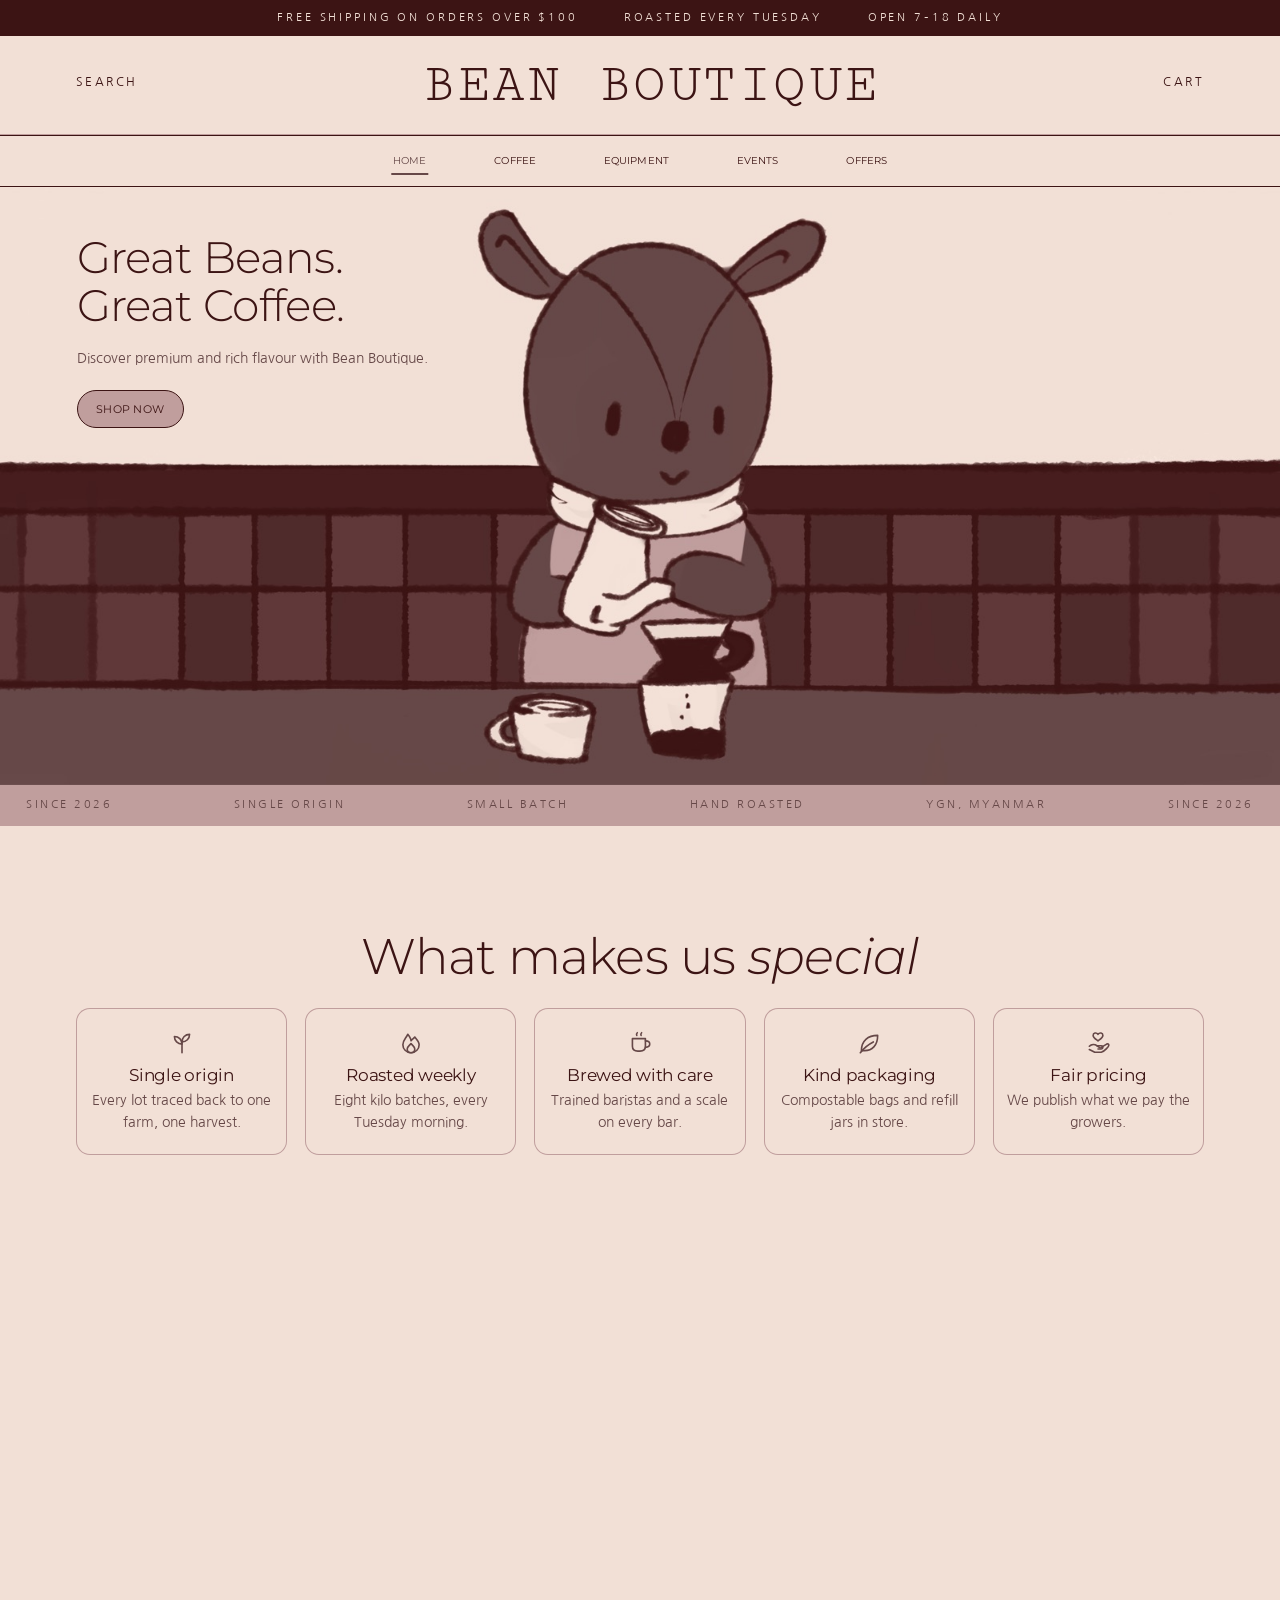
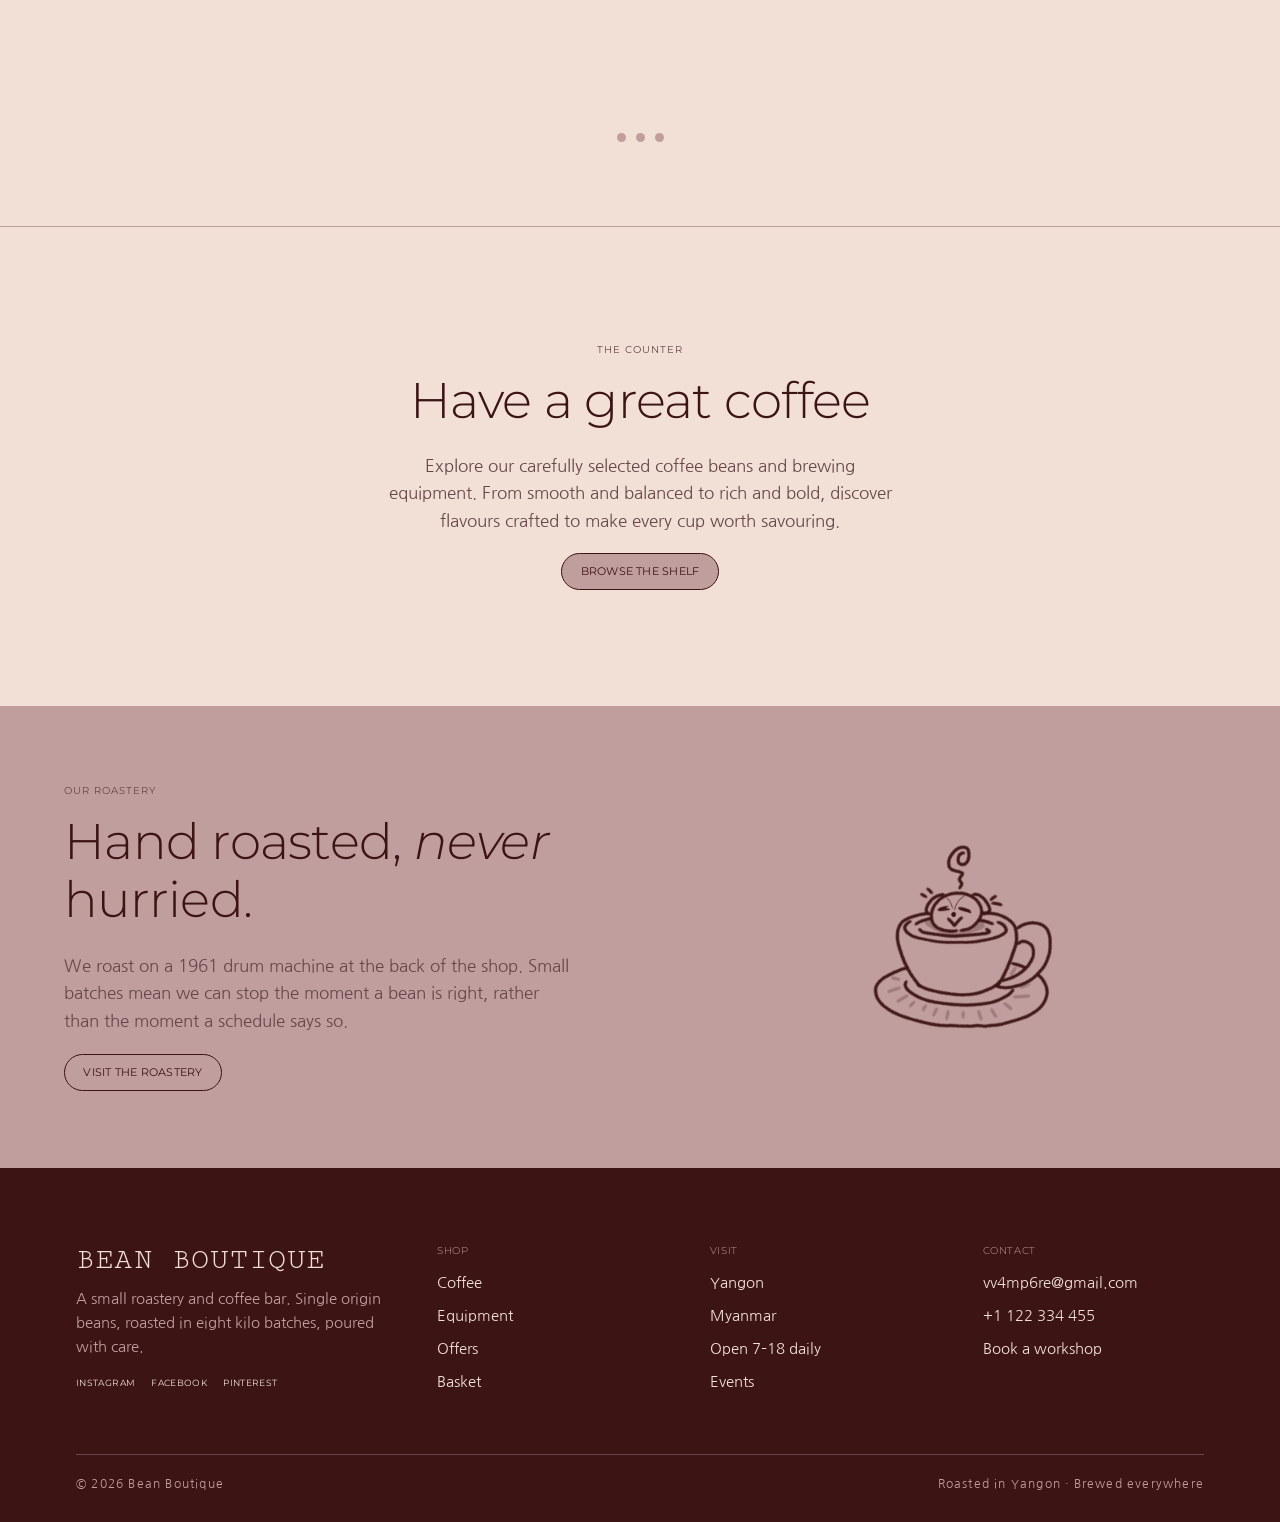
<file: index.html>
<!DOCTYPE html>
<html lang="en">
<head>
    <meta charset="UTF-8">
    <meta name="viewport" content="width=device-width, initial-scale=1.0">
    <title>Home | Bean Boutique</title>
    <meta name="description" content="Bean Boutique - a small Yangon roastery and coffee bar. Single origin beans, brewing equipment, workshops and subscriptions.">

    <link rel="preconnect" href="https://fonts.googleapis.com">
    <link rel="preconnect" href="https://fonts.gstatic.com" crossorigin>
    <link href="https://fonts.googleapis.com/css2?family=Cutive+Mono&family=Montserrat:ital,wght@0,300..700;1,300..600&family=Nanum+Gothic:wght@400;700&family=Syncopate:wght@400;700&display=swap" rel="stylesheet">


    <link rel="stylesheet" href="style.css">
</head>

<body>

    <!-- Common Ninja popup -->
    <script src="https://cdn.commoninja.com/sdk/latest/commonninja.js" defer></script>
    <div class="commonninja_component pid-feefcd50-f3d1-4de4-acb7-c31faec266d3"></div>

    <!-- ANNOUNCEMENT BAR -->
    <div class="announce">
        <ul>
            <li>Free shipping on orders over $100</li>
            <li>Roasted every Tuesday</li>
            <li>Open 7&ndash;18 daily</li>
        </ul>
    </div>

    <!-- HEADER -->
    <header class="site-header">
        <div class="nav-header">
            <a href="coffee.html" class="search">Search</a>
            <a href="index.html" class="logo">BEAN BOUTIQUE</a>
            <a href="cart.html" class="cart">Cart<span class="cart-count" hidden>0</span></a>
        </div>
    </header>

    <!-- NAVIGATION BAR -->
    <nav class="navbar" aria-label="Main">
        <ul class="nav-links">
                <li><a href="index.html" aria-current="page">Home</a></li>
                <li><a href="coffee.html">Coffee</a></li>
                <li><a href="equipment.html">Equipment</a></li>
                <li><a href="event.html">Events</a></li>
                <li><a href="offers.html">Offers</a></li>
        </ul>
    </nav>

    <main id="main">

    <!-- HERO -->
    <section id="home" class="hero">
        <div class="hero-content">
            <h1>Great Beans.<br>Great Coffee.</h1>
            <p>Discover premium and rich flavour with Bean Boutique.</p>
            <a href="coffee.html" class="coffee-btn">Shop Now</a>
        </div>
    </section>

    <!-- ROLLING CREDENTIALS STRIP -->
    <div class="strip">
        <ul>
            <li>Since 2026</li>
            <li>Single origin</li>
            <li>Small batch</li>
            <li>Hand roasted</li>
            <li>YGN, Myanmar</li>
            <li>Since 2026</li>
        </ul>
    </div>

    <!-- SECTION: what makes us special -->
    <section class="section">
        <div class="wrap center">
            <h2>What makes us <span class="accent">special</span></h2>

            <div class="pill-row">
                <div class="pill">
                    <img class="pill-icon" src="icon-origin.svg" alt="">
                    <h3>Single origin</h3>
                    <p>Every lot traced back to one farm, one harvest.</p>
                </div>
                <div class="pill">
                    <img class="pill-icon" src="icon-roast.svg" alt="">
                    <h3>Roasted weekly</h3>
                    <p>Eight kilo batches, every Tuesday morning.</p>
                </div>
                <div class="pill">
                    <img class="pill-icon" src="icon-brew.svg" alt="">
                    <h3>Brewed with care</h3>
                    <p>Trained baristas and a scale on every bar.</p>
                </div>
                <div class="pill">
                    <img class="pill-icon" src="icon-leaf.svg" alt="">
                    <h3>Kind packaging</h3>
                    <p>Compostable bags and refill jars in store.</p>
                </div>
                <div class="pill">
                    <img class="pill-icon" src="icon-fair.svg" alt="">
                    <h3>Fair pricing</h3>
                    <p>We publish what we pay the growers.</p>
                </div>
            </div>
        </div>
    </section>

    <!-- SECTION: featured reel -->
    <section class="section-tight">
        <div class="wrap">
            <section class="slideshow" aria-label="Featured products and events">

                <input type="radio" name="slideshow" id="slide-1" class="slide-radio">
                <input type="radio" name="slideshow" id="slide-2" class="slide-radio">
                <input type="radio" name="slideshow" id="slide-3" class="slide-radio">

                <div class="slides">
                    <article class="slide slide-1">
                        <img class="slide-art" src="bag-purple.jpg" alt="A bag of Midnight Ethiopia coffee">
                        <div class="slide-copy">
                            <p class="slide-tag">Featured roast</p>
                            <h2>Midnight Ethiopia</h2>
                            <p>Blueberry, dark cocoa and a jasmine finish. Roasted in
                               8&nbsp;kg batches every Tuesday morning.</p>
                            <p class="slide-price">$18.50 / 250g</p>
                            <a class="btn btn-small" href="coffee.html">Shop this roast</a>
                        </div>
                    </article>

                    <article class="slide slide-2">
                        <img class="slide-art" src="espresso-machine.jpg" alt="The home espresso machine">
                        <div class="slide-copy">
                            <p class="slide-tag">New equipment</p>
                            <h2>The Espresso Machine</h2>
                            <p>A single group machine with a 58&nbsp;mm portafilter and
                               steam wand &mdash; our bar recipe, at home.</p>
                            <p class="slide-price">$420.00</p>
                            <a class="btn btn-small" href="equipment.html">See the machine</a>
                        </div>
                    </article>

                    <article class="slide slide-3">
                        <img class="slide-art" src="latte-art.png" alt="A heart poured in latte art">
                        <div class="slide-copy">
                            <p class="slide-tag">Event &middot; Wed 19 Aug</p>
                            <h2>Latte Art Workshop</h2>
                            <p>Two hours on the steam wand. Pour a heart, a rosetta
                               and a tulip, and drink your mistakes.</p>
                            <p class="slide-price">$35.00 / including drinks</p>
                            <a class="btn btn-small" href="event.html">Book a place</a>
                        </div>
                    </article>
                </div>

                <div class="arrows arrows-1">
                    <label class="slide-nav prev" for="slide-3"><span aria-hidden="true">&lsaquo;</span><span class="visually-hidden">Previous slide</span></label>
                    <label class="slide-nav next" for="slide-2"><span aria-hidden="true">&rsaquo;</span><span class="visually-hidden">Next slide</span></label>
                </div>
                <div class="arrows arrows-2">
                    <label class="slide-nav prev" for="slide-1"><span aria-hidden="true">&lsaquo;</span><span class="visually-hidden">Previous slide</span></label>
                    <label class="slide-nav next" for="slide-3"><span aria-hidden="true">&rsaquo;</span><span class="visually-hidden">Next slide</span></label>
                </div>
                <div class="arrows arrows-3">
                    <label class="slide-nav prev" for="slide-2"><span aria-hidden="true">&lsaquo;</span><span class="visually-hidden">Previous slide</span></label>
                    <label class="slide-nav next" for="slide-1"><span aria-hidden="true">&rsaquo;</span><span class="visually-hidden">Next slide</span></label>
                </div>

                <div class="slide-dots">
                    <label class="dot dot-1" for="slide-1"><span class="visually-hidden">Show slide 1</span></label>
                    <label class="dot dot-2" for="slide-2"><span class="visually-hidden">Show slide 2</span></label>
                    <label class="dot dot-3" for="slide-3"><span class="visually-hidden">Show slide 3</span></label>
                </div>

            </section>
        </div>
    </section>

    <!-- SECTION: paragraph -->
    <section class="features">
        <p class="eyebrow">The counter</p>
        <h2>Have a great coffee</h2>
        <p>Explore our carefully selected coffee beans and brewing equipment.
           From smooth and balanced to rich and bold, discover flavours crafted
           to make every cup worth savouring.</p>
        <a class="btn" href="coffee.html">Browse the shelf</a>
    </section>

    <!-- SECTION: split -->
    <section class="split">
        <div class="split-text">
            <p class="eyebrow">Our roastery</p>
            <h2>Hand roasted, <span class="accent">never</span> hurried.</h2>
            <p class="lede">We roast on a 1961 drum machine at the back of the shop.
               Small batches mean we can stop the moment a bean is right, rather
               than the moment a schedule says so.</p>
            <a class="btn" href="event.html">Visit the roastery</a>
        </div>
        <div class="split-art">
            <img src="cup-character.png" alt="The Bean Boutique character peeking out of a coffee cup">
        </div>
    </section>

    <!-- FOOTER -->
    </main>

    <footer class="site-footer">
        <div class="wrap">
            <div class="footer-grid">

                <div class="footer-brand">
                    <span class="logo">BEAN BOUTIQUE</span>
                    <p>A small roastery and coffee bar. Single origin beans,
                       roasted in eight kilo batches, poured with care.</p>
                    <div class="footer-social">
                        <a href="#">Instagram</a>
                        <a href="#">Facebook</a>
                        <a href="#">Pinterest</a>
                    </div>
                </div>

                <div>
                    <h2>Shop</h2>
                    <ul>
                        <li><a href="coffee.html">Coffee</a></li>
                        <li><a href="equipment.html">Equipment</a></li>
                        <li><a href="offers.html">Offers</a></li>
                        <li><a href="cart.html">Basket</a></li>
                    </ul>
                </div>

                <div>
                    <h2>Visit</h2>
                    <ul>
                        <li>Yangon</li>
                        <li>Myanmar</li>
                        <li>Open 7&ndash;18 daily</li>
                        <li><a href="event.html">Events</a></li>
                    </ul>
                </div>

                <div>
                    <h2>Contact</h2>
                    <ul>
                        <li><a href="mailto:vv4mp6re@gmail.com">vv4mp6re@gmail.com</a></li>
                        <li><a href="tel:+1122334455">+1 122 334 455</a></li>
                        <li><a href="event.html">Book a workshop</a></li>
                    </ul>
                </div>

            </div>

            <div class="footer-base">
                <span>&copy; 2026 Bean Boutique</span>
                <span>Roasted in Yangon &middot; Brewed everywhere</span>
            </div>
        </div>
    </footer>

    <script src="script.js"></script>
</body>
</html>
</file>
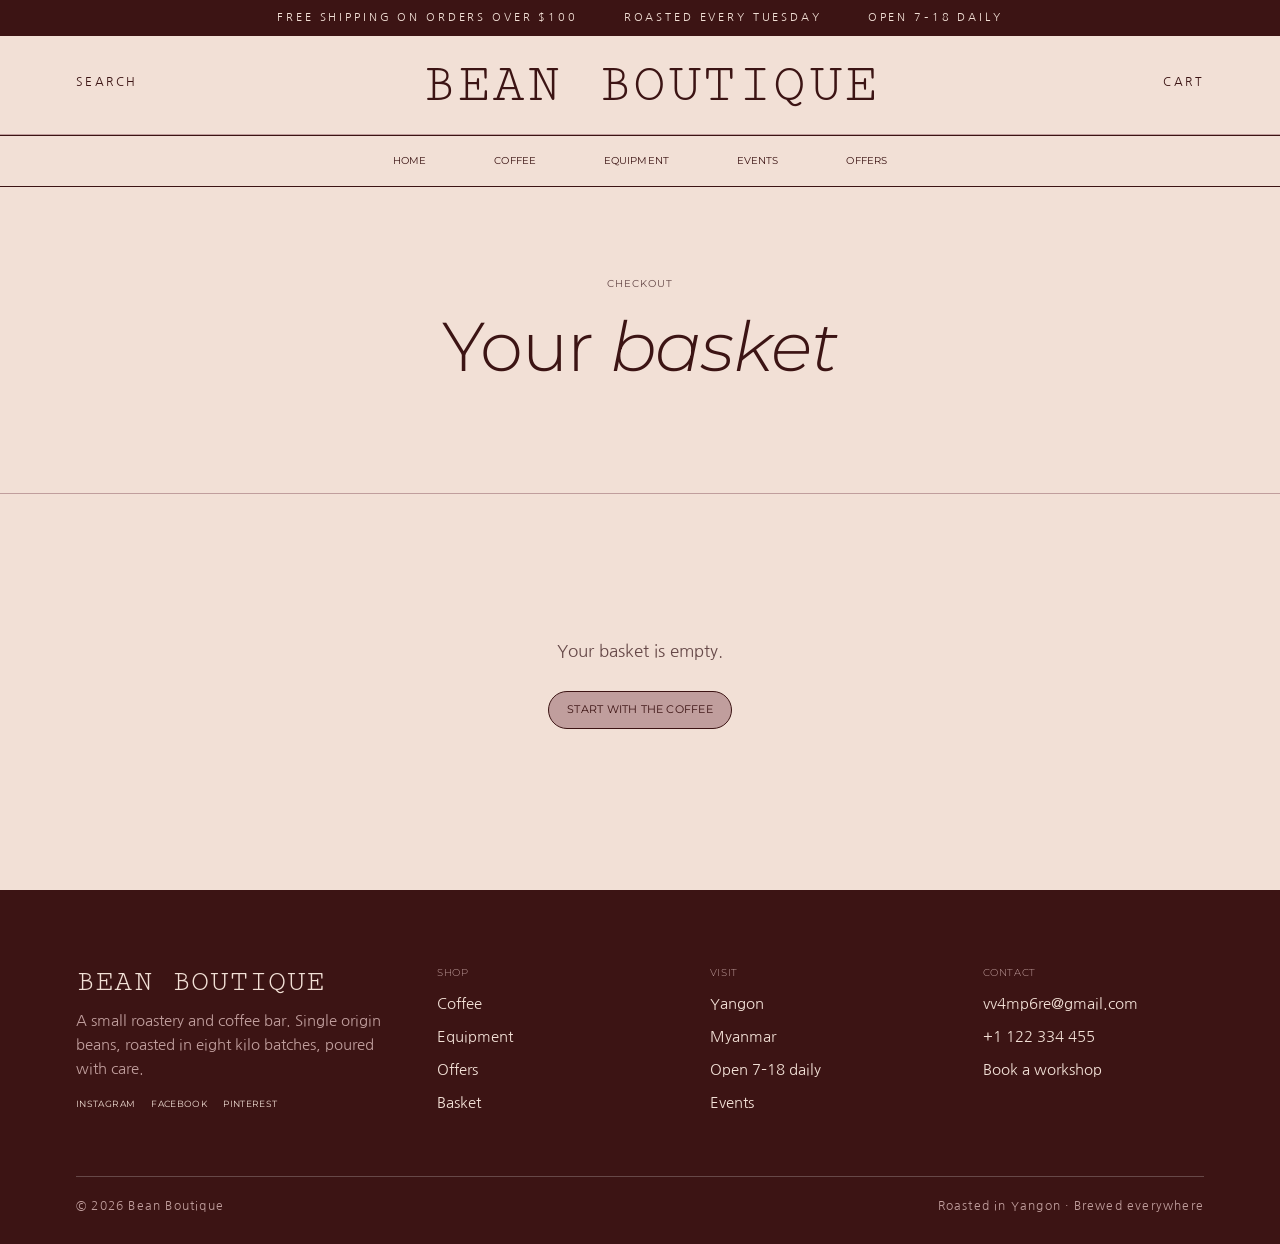
<file: cart.html>
<!DOCTYPE html>
<html lang="en">
<head>
    <meta charset="UTF-8">
    <meta name="viewport" content="width=device-width, initial-scale=1.0">
    <title>Shopping Basket | Bean Boutique</title>
    <meta name="description" content="Your Bean Boutique shopping basket. Review the coffee and equipment you have added before checking out.">

    <link rel="preconnect" href="https://fonts.googleapis.com">
    <link rel="preconnect" href="https://fonts.gstatic.com" crossorigin>
    <link href="https://fonts.googleapis.com/css2?family=Cutive+Mono&family=Montserrat:ital,wght@0,300..700;1,300..600&family=Nanum+Gothic:wght@400;700&family=Syncopate:wght@400;700&display=swap" rel="stylesheet">

    <link rel="stylesheet" href="style.css">
</head>

<body>

    <!-- ANNOUNCEMENT BAR -->
    <div class="announce">
        <ul>
            <li>Free shipping on orders over $100</li>
            <li>Roasted every Tuesday</li>
            <li>Open 7&ndash;18 daily</li>
        </ul>
    </div>

    <!-- HEADER -->
    <header class="site-header">
        <div class="nav-header">
            <a href="coffee.html" class="search">Search</a>
            <a href="index.html" class="logo">BEAN BOUTIQUE</a>
            <a href="cart.html" class="cart">Cart<span class="cart-count" hidden>0</span></a>
        </div>
    </header>

    <!-- NAVIGATION BAR -->
    <nav class="navbar" aria-label="Main">
        <ul class="nav-links">
                <li><a href="index.html">Home</a></li>
                <li><a href="coffee.html">Coffee</a></li>
                <li><a href="equipment.html">Equipment</a></li>
                <li><a href="event.html">Events</a></li>
                <li><a href="offers.html">Offers</a></li>
        </ul>
    </nav>

    <main id="main">

    <header class="page-head">
        <div class="wrap">
            <p class="eyebrow">Checkout</p>
            <h1>Your <span class="accent">basket</span></h1>
        </div>
    </header>

    <section class="section">
        <div class="wrap">

            <p class="cart-empty" id="cart-empty" hidden>
                Your basket is empty.<br><br>
                <a class="btn" href="coffee.html">Start with the coffee</a>
            </p>

            <div class="cart-layout" id="cart-panel" hidden>

                <table class="cart-table">
                    <caption>Items in your basket</caption>
                    <thead>
                        <tr>
                            <th scope="col">Item</th>
                            <th scope="col">Price</th>
                            <th scope="col">Quantity</th>
                            <th scope="col">Total</th>
                            <th scope="col"><span class="visually-hidden">Remove</span></th>
                        </tr>
                    </thead>
                    <tbody id="cart-body"></tbody>
                </table>

                <aside class="summary">
                    <h2>Summary</h2>
                    <div class="summary-row">
                        <span>Subtotal</span><span id="sum-subtotal">$0.00</span>
                    </div>
                    <div class="summary-row">
                        <span>Delivery</span><span id="sum-delivery">Free</span>
                    </div>
                    <div class="summary-row summary-total">
                        <span>Total</span><span id="sum-total">$0.00</span>
                    </div>
                    <p class="form-note">Free delivery on orders over $100.
                       Roasted and dispatched every Tuesday.</p>
                    <button class="btn" type="button" id="checkout">Checkout</button>
                    <p class="form-note">
                        <a href="offers.html">Or save with a subscription</a>
                    </p>
                </aside>

            </div>

            <div class="cart-done" id="checkout-done" tabindex="-1" hidden>
                <h2>Thank you for your order</h2>
                <p>We have your basket. We will email you to confirm the details
                   and arrange payment before anything is roasted.</p>
                <p class="form-note">Bean Boutique does not take card payments on
                   this site, so nothing has been charged.</p>
                <a class="btn" href="coffee.html">Back to the coffee</a>
            </div>
        </div>
    </section>

    <!-- FOOTER -->
    </main>

    <footer class="site-footer">
        <div class="wrap">
            <div class="footer-grid">

                <div class="footer-brand">
                    <span class="logo">BEAN BOUTIQUE</span>
                    <p>A small roastery and coffee bar. Single origin beans,
                       roasted in eight kilo batches, poured with care.</p>
                    <div class="footer-social">
                        <a href="#">Instagram</a>
                        <a href="#">Facebook</a>
                        <a href="#">Pinterest</a>
                    </div>
                </div>

                <div>
                    <h2>Shop</h2>
                    <ul>
                        <li><a href="coffee.html">Coffee</a></li>
                        <li><a href="equipment.html">Equipment</a></li>
                        <li><a href="offers.html">Offers</a></li>
                        <li><a href="cart.html">Basket</a></li>
                    </ul>
                </div>

                <div>
                    <h2>Visit</h2>
                    <ul>
                        <li>Yangon</li>
                        <li>Myanmar</li>
                        <li>Open 7&ndash;18 daily</li>
                        <li><a href="event.html">Events</a></li>
                    </ul>
                </div>

                <div>
                    <h2>Contact</h2>
                    <ul>
                        <li><a href="mailto:vv4mp6re@gmail.com">vv4mp6re@gmail.com</a></li>
                        <li><a href="tel:+1122334455">+1 122 334 455</a></li>
                        <li><a href="event.html">Book a workshop</a></li>
                    </ul>
                </div>

            </div>

            <div class="footer-base">
                <span>&copy; 2026 Bean Boutique</span>
                <span>Roasted in Yangon &middot; Brewed everywhere</span>
            </div>
        </div>
    </footer>

    <script src="script.js"></script>
</body>
</html>
</file>
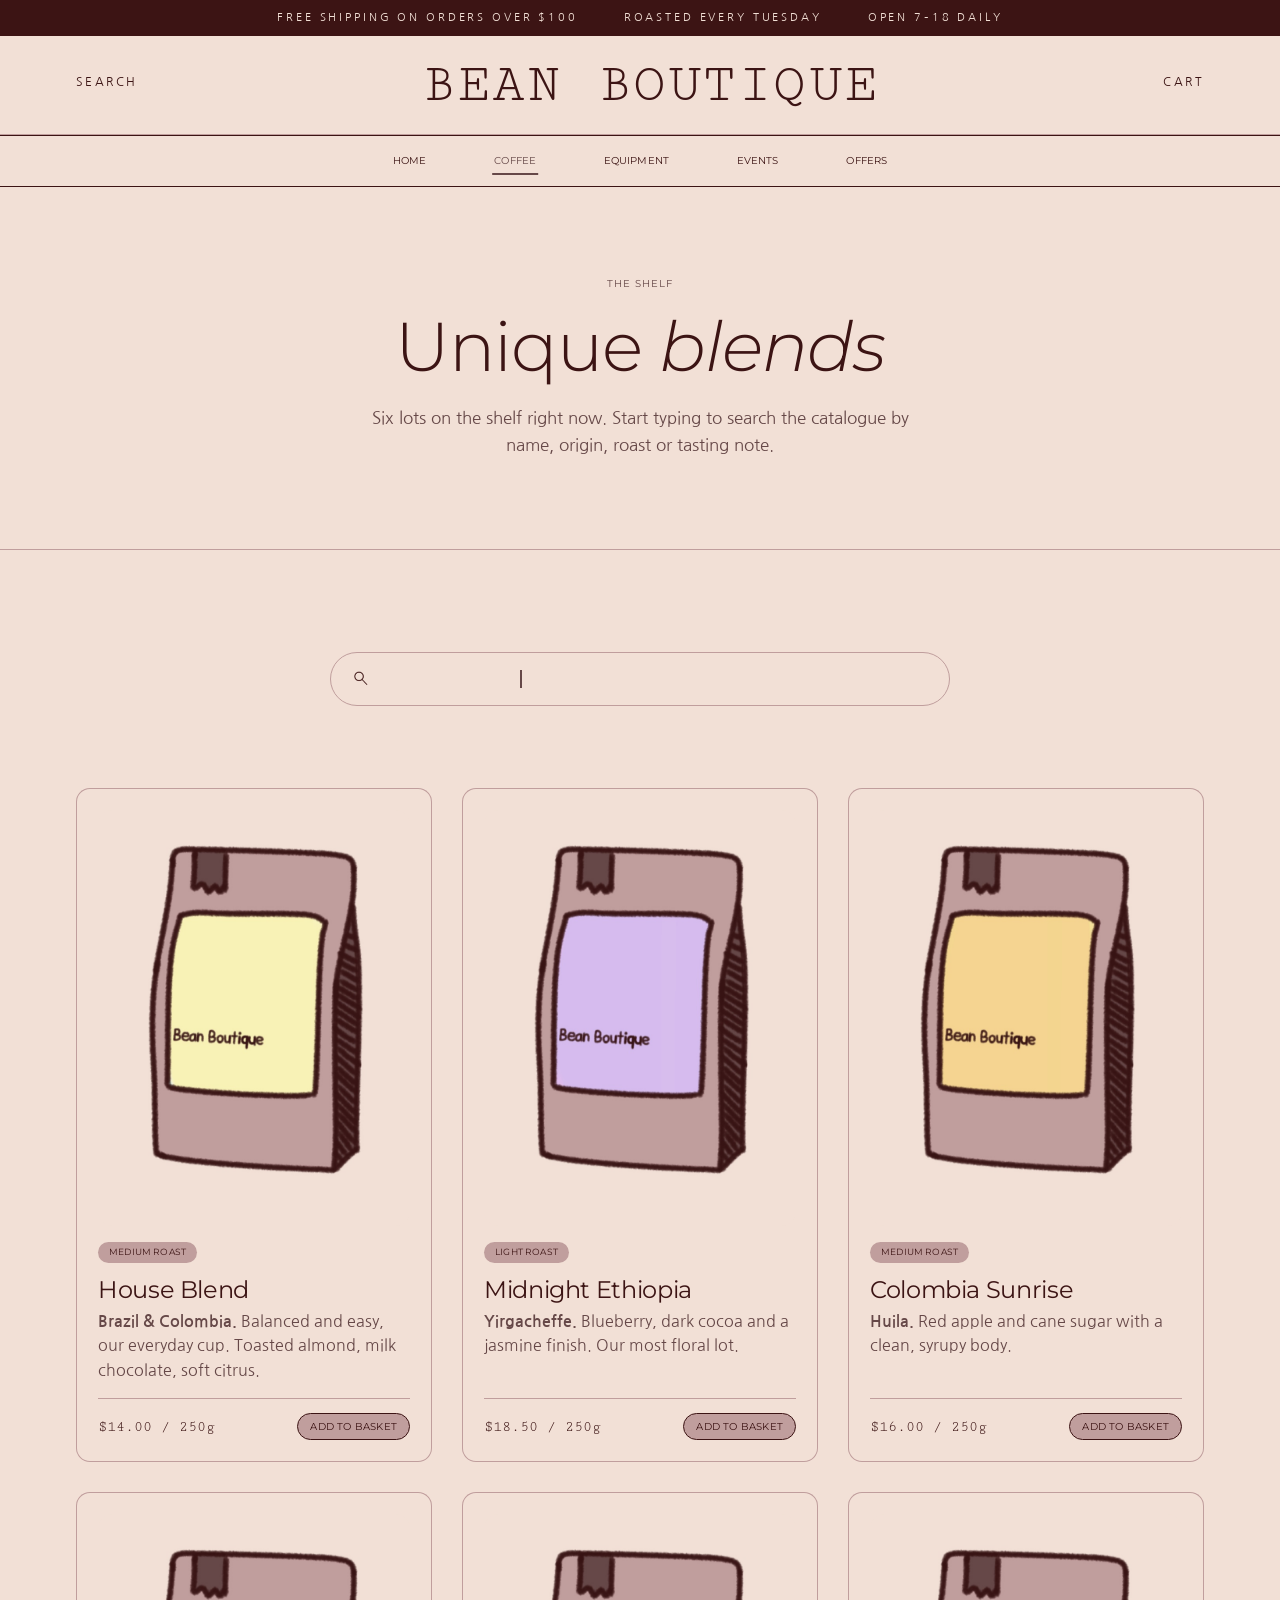
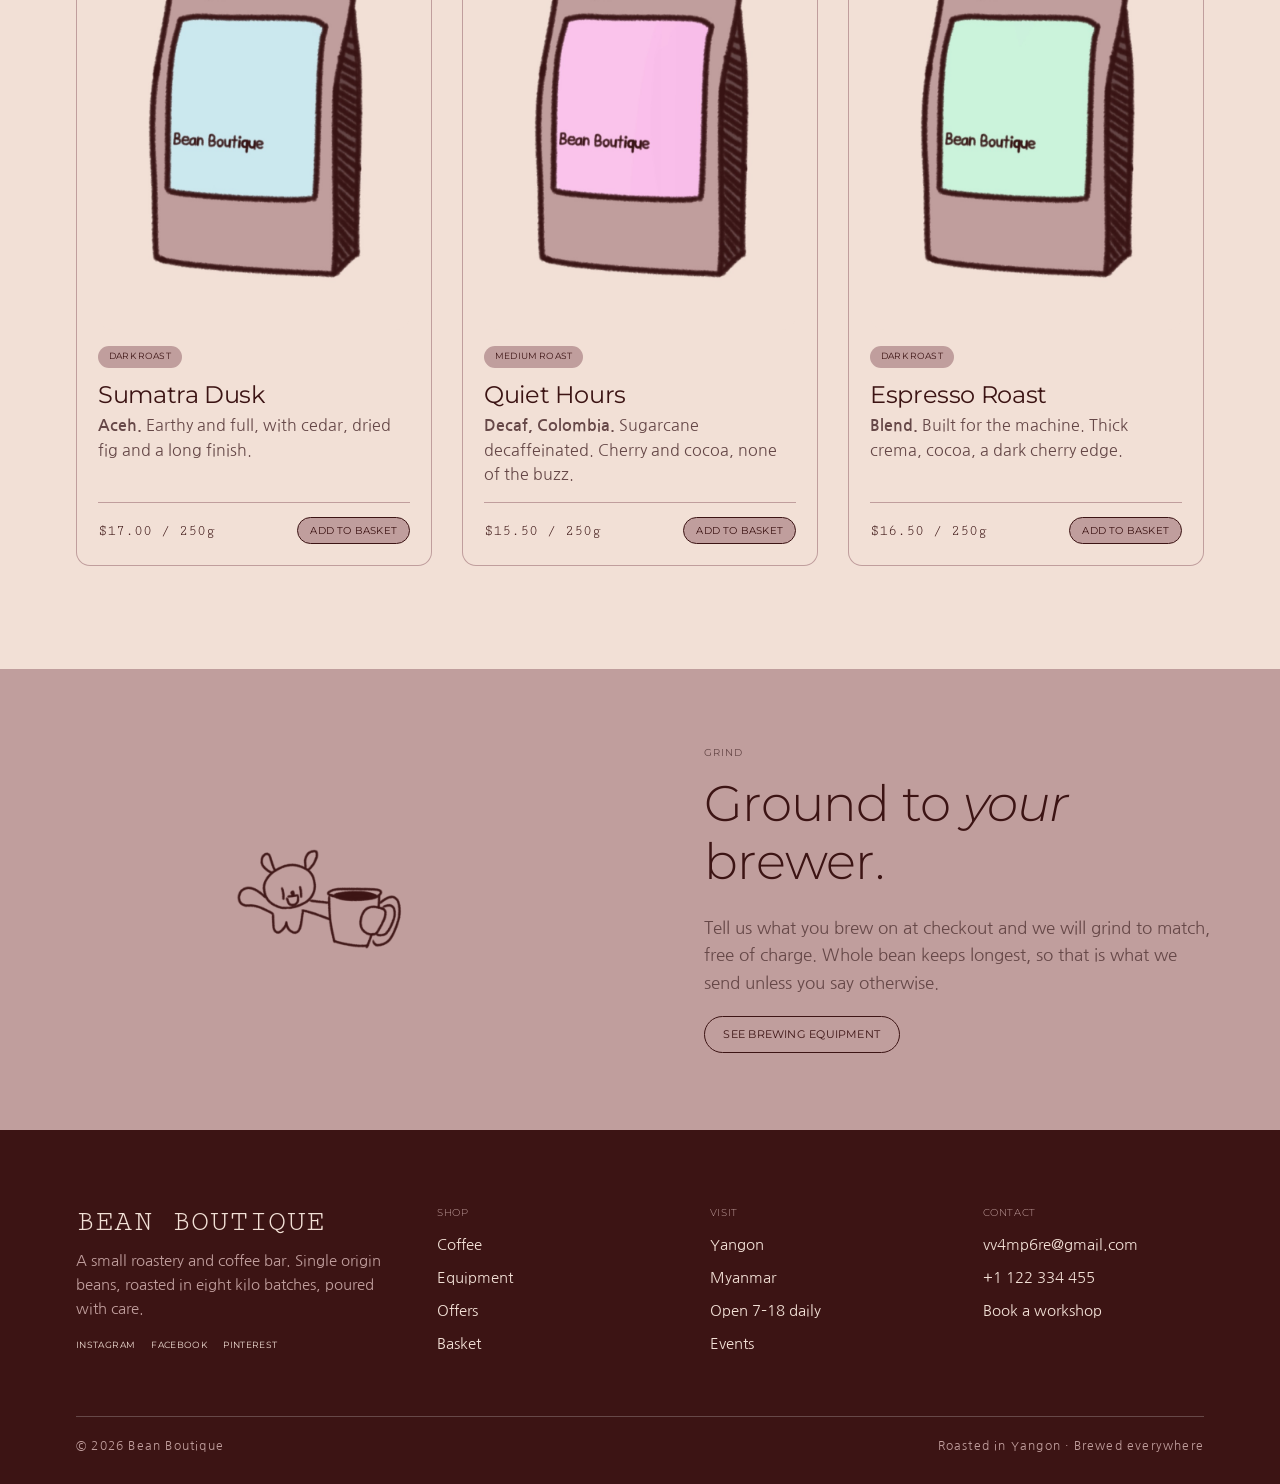
<file: coffee.html>
<!DOCTYPE html>
<html lang="en">
<head>
    <meta charset="UTF-8">
    <meta name="viewport" content="width=device-width, initial-scale=1.0">
    <title>Coffee | Bean Boutique</title>
    <meta name="description" content="Unique single origin coffee blends from Bean Boutique, with tasting notes, roast levels and an on-page product search.">

    <link rel="preconnect" href="https://fonts.googleapis.com">
    <link rel="preconnect" href="https://fonts.gstatic.com" crossorigin>
    <link href="https://fonts.googleapis.com/css2?family=Cutive+Mono&family=Montserrat:ital,wght@0,300..700;1,300..600&family=Nanum+Gothic:wght@400;700&family=Syncopate:wght@400;700&display=swap" rel="stylesheet">

    <link rel="stylesheet" href="style.css">
</head>

<body>

    <!-- Elfsight Cookie Consent | Untitled Cookie Consent -->
    <script src="https://elfsightcdn.com/platform.js" async></script>
    <div class="elfsight-app-efe0c272-638d-4604-9c49-9b061a905b93"></div>

    <!-- Elfsight Back to Top | Untitled Back to Top -->
    <script src="https://elfsightcdn.com/platform.js" async></script>
    <div class="elfsight-app-e6878463-14c1-48b3-a8f5-04a66b0112ae"></div>

    <!-- ANNOUNCEMENT BAR -->
    <div class="announce">
        <ul>
            <li>Free shipping on orders over $100</li>
            <li>Roasted every Tuesday</li>
            <li>Open 7&ndash;18 daily</li>
        </ul>
    </div>

    <!-- HEADER -->
    <header class="site-header">
        <div class="nav-header">
            <a href="coffee.html" class="search">Search</a>
            <a href="index.html" class="logo">BEAN BOUTIQUE</a>
            <a href="cart.html" class="cart">Cart<span class="cart-count" hidden>0</span></a>
        </div>
    </header>

    <!-- NAVIGATION BAR -->
    <nav class="navbar" aria-label="Main">
        <ul class="nav-links">
                <li><a href="index.html">Home</a></li>
                <li><a href="coffee.html" aria-current="page">Coffee</a></li>
                <li><a href="equipment.html">Equipment</a></li>
                <li><a href="event.html">Events</a></li>
                <li><a href="offers.html">Offers</a></li>
        </ul>
    </nav>

    <main id="main">

    <header class="page-head">
        <div class="wrap">
            <p class="eyebrow">The shelf</p>
            <h1>Unique <span class="accent">blends</span></h1>
            <p class="lede">Six lots on the shelf right now. Start typing to search
               the catalogue by name, origin, roast or tasting note.</p>
        </div>
    </header>

    <section class="section">
        <div class="wrap">

            <h2 class="visually-hidden">Coffee catalogue</h2>

            <div class="search-tool">
                <label class="visually-hidden" for="site-search">Search the coffee catalogue</label>
                <div class="search-box">
                    <img class="search-icon" src="icon-search.png" alt="">
                    <input type="search" id="site-search" placeholder=" " autocomplete="off">
                    <span class="search-hint" aria-hidden="true">
                        <span class="search-words">
                    <span class="hint-1">ethiopia</span>
                    <span class="hint-2">dark roast</span>
                    <span class="hint-3">chocolate</span>
                        </span>
                        <span class="search-caret"></span>
                    </span>
                </div>
                <p class="search-count" id="search-count" role="status" aria-live="polite"></p>
            </div>

            <div class="grid grid-3">
                <article class="card" data-search="House Blend Brazil &amp; Colombia Balanced and easy, our everyday cup. Toasted almond, milk chocolate, soft citrus. Medium coffee beans blend">
                    <div class="card-art">
                        <img src="bag-yellow.jpg" alt="A bag of House Blend coffee">
                    </div>
                    <span class="card-tag">Medium roast</span>
                    <h3>House Blend</h3>
                    <p><strong>Brazil &amp; Colombia.</strong> Balanced and easy, our everyday cup. Toasted almond, milk chocolate, soft citrus.</p>
                    <div class="card-foot">
                        <span class="price">$14.00 / 250g</span>
                        <button class="btn btn-small" type="button"
                                data-add data-id="house" data-name="House Blend"
                                data-price="14.00" data-img="bag-yellow.jpg">Add to basket</button>
                    </div>
                </article>

                <article class="card" data-search="Midnight Ethiopia Yirgacheffe Blueberry, dark cocoa and a jasmine finish. Our most floral lot. Light coffee beans blend">
                    <div class="card-art">
                        <img src="bag-purple.jpg" alt="A bag of Midnight Ethiopia coffee">
                    </div>
                    <span class="card-tag">Light roast</span>
                    <h3>Midnight Ethiopia</h3>
                    <p><strong>Yirgacheffe.</strong> Blueberry, dark cocoa and a jasmine finish. Our most floral lot.</p>
                    <div class="card-foot">
                        <span class="price">$18.50 / 250g</span>
                        <button class="btn btn-small" type="button"
                                data-add data-id="ethiopia" data-name="Midnight Ethiopia"
                                data-price="18.50" data-img="bag-purple.jpg">Add to basket</button>
                    </div>
                </article>

                <article class="card" data-search="Colombia Sunrise Huila Red apple and cane sugar with a clean, syrupy body. Medium coffee beans blend">
                    <div class="card-art">
                        <img src="bag-orange.jpg" alt="A bag of Colombia Sunrise coffee">
                    </div>
                    <span class="card-tag">Medium roast</span>
                    <h3>Colombia Sunrise</h3>
                    <p><strong>Huila.</strong> Red apple and cane sugar with a clean, syrupy body.</p>
                    <div class="card-foot">
                        <span class="price">$16.00 / 250g</span>
                        <button class="btn btn-small" type="button"
                                data-add data-id="colombia" data-name="Colombia Sunrise"
                                data-price="16.00" data-img="bag-orange.jpg">Add to basket</button>
                    </div>
                </article>

                <article class="card" data-search="Sumatra Dusk Aceh Earthy and full, with cedar, dried fig and a long finish. Dark coffee beans blend">
                    <div class="card-art">
                        <img src="bag-blue.jpg" alt="A bag of Sumatra Dusk coffee">
                    </div>
                    <span class="card-tag">Dark roast</span>
                    <h3>Sumatra Dusk</h3>
                    <p><strong>Aceh.</strong> Earthy and full, with cedar, dried fig and a long finish.</p>
                    <div class="card-foot">
                        <span class="price">$17.00 / 250g</span>
                        <button class="btn btn-small" type="button"
                                data-add data-id="sumatra" data-name="Sumatra Dusk"
                                data-price="17.00" data-img="bag-blue.jpg">Add to basket</button>
                    </div>
                </article>

                <article class="card" data-search="Quiet Hours Decaf, Colombia Sugarcane decaffeinated. Cherry and cocoa, none of the buzz. Medium coffee beans blend">
                    <div class="card-art">
                        <img src="bag-pink.jpg" alt="A bag of Quiet Hours coffee">
                    </div>
                    <span class="card-tag">Medium roast</span>
                    <h3>Quiet Hours</h3>
                    <p><strong>Decaf, Colombia.</strong> Sugarcane decaffeinated. Cherry and cocoa, none of the buzz.</p>
                    <div class="card-foot">
                        <span class="price">$15.50 / 250g</span>
                        <button class="btn btn-small" type="button"
                                data-add data-id="decaf" data-name="Quiet Hours"
                                data-price="15.50" data-img="bag-pink.jpg">Add to basket</button>
                    </div>
                </article>

                <article class="card" data-search="Espresso Roast Blend Built for the machine. Thick crema, cocoa, a dark cherry edge. Dark coffee beans blend">
                    <div class="card-art">
                        <img src="bag-green.jpg" alt="A bag of Espresso Roast coffee">
                    </div>
                    <span class="card-tag">Dark roast</span>
                    <h3>Espresso Roast</h3>
                    <p><strong>Blend.</strong> Built for the machine. Thick crema, cocoa, a dark cherry edge.</p>
                    <div class="card-foot">
                        <span class="price">$16.50 / 250g</span>
                        <button class="btn btn-small" type="button"
                                data-add data-id="espresso" data-name="Espresso Roast"
                                data-price="16.50" data-img="bag-green.jpg">Add to basket</button>
                    </div>
                </article>
            </div>

            <p class="search-empty" id="search-empty" hidden>
                No blends match that search. Try &ldquo;light&rdquo;, &ldquo;cocoa&rdquo; or &ldquo;Colombia&rdquo;.
            </p>
        </div>
    </section>

    <section class="split">
        <div class="split-art">
            <img src="mug-character.png" alt="The Bean Boutique character holding a mug of coffee">
        </div>
        <div class="split-text">
            <p class="eyebrow">Grind</p>
            <h2>Ground to <span class="accent">your</span> brewer.</h2>
            <p class="lede">Tell us what you brew on at checkout and we will grind
               to match, free of charge. Whole bean keeps longest, so that is what
               we send unless you say otherwise.</p>
            <a class="btn" href="equipment.html">See brewing equipment</a>
        </div>
    </section>

    <!-- FOOTER -->
    </main>

    <footer class="site-footer">
        <div class="wrap">
            <div class="footer-grid">

                <div class="footer-brand">
                    <span class="logo">BEAN BOUTIQUE</span>
                    <p>A small roastery and coffee bar. Single origin beans,
                       roasted in eight kilo batches, poured with care.</p>
                    <div class="footer-social">
                        <a href="#">Instagram</a>
                        <a href="#">Facebook</a>
                        <a href="#">Pinterest</a>
                    </div>
                </div>

                <div>
                    <h2>Shop</h2>
                    <ul>
                        <li><a href="coffee.html">Coffee</a></li>
                        <li><a href="equipment.html">Equipment</a></li>
                        <li><a href="offers.html">Offers</a></li>
                        <li><a href="cart.html">Basket</a></li>
                    </ul>
                </div>

                <div>
                    <h2>Visit</h2>
                    <ul>
                        <li>Yangon</li>
                        <li>Myanmar</li>
                        <li>Open 7&ndash;18 daily</li>
                        <li><a href="event.html">Events</a></li>
                    </ul>
                </div>

                <div>
                    <h2>Contact</h2>
                    <ul>
                        <li><a href="mailto:vv4mp6re@gmail.com">vv4mp6re@gmail.com</a></li>
                        <li><a href="tel:+1122334455">+1 122 334 455</a></li>
                        <li><a href="event.html">Book a workshop</a></li>
                    </ul>
                </div>

            </div>

            <div class="footer-base">
                <span>&copy; 2026 Bean Boutique</span>
                <span>Roasted in Yangon &middot; Brewed everywhere</span>
            </div>
        </div>
    </footer>

    <script src="script.js"></script>
</body>
</html>
</file>
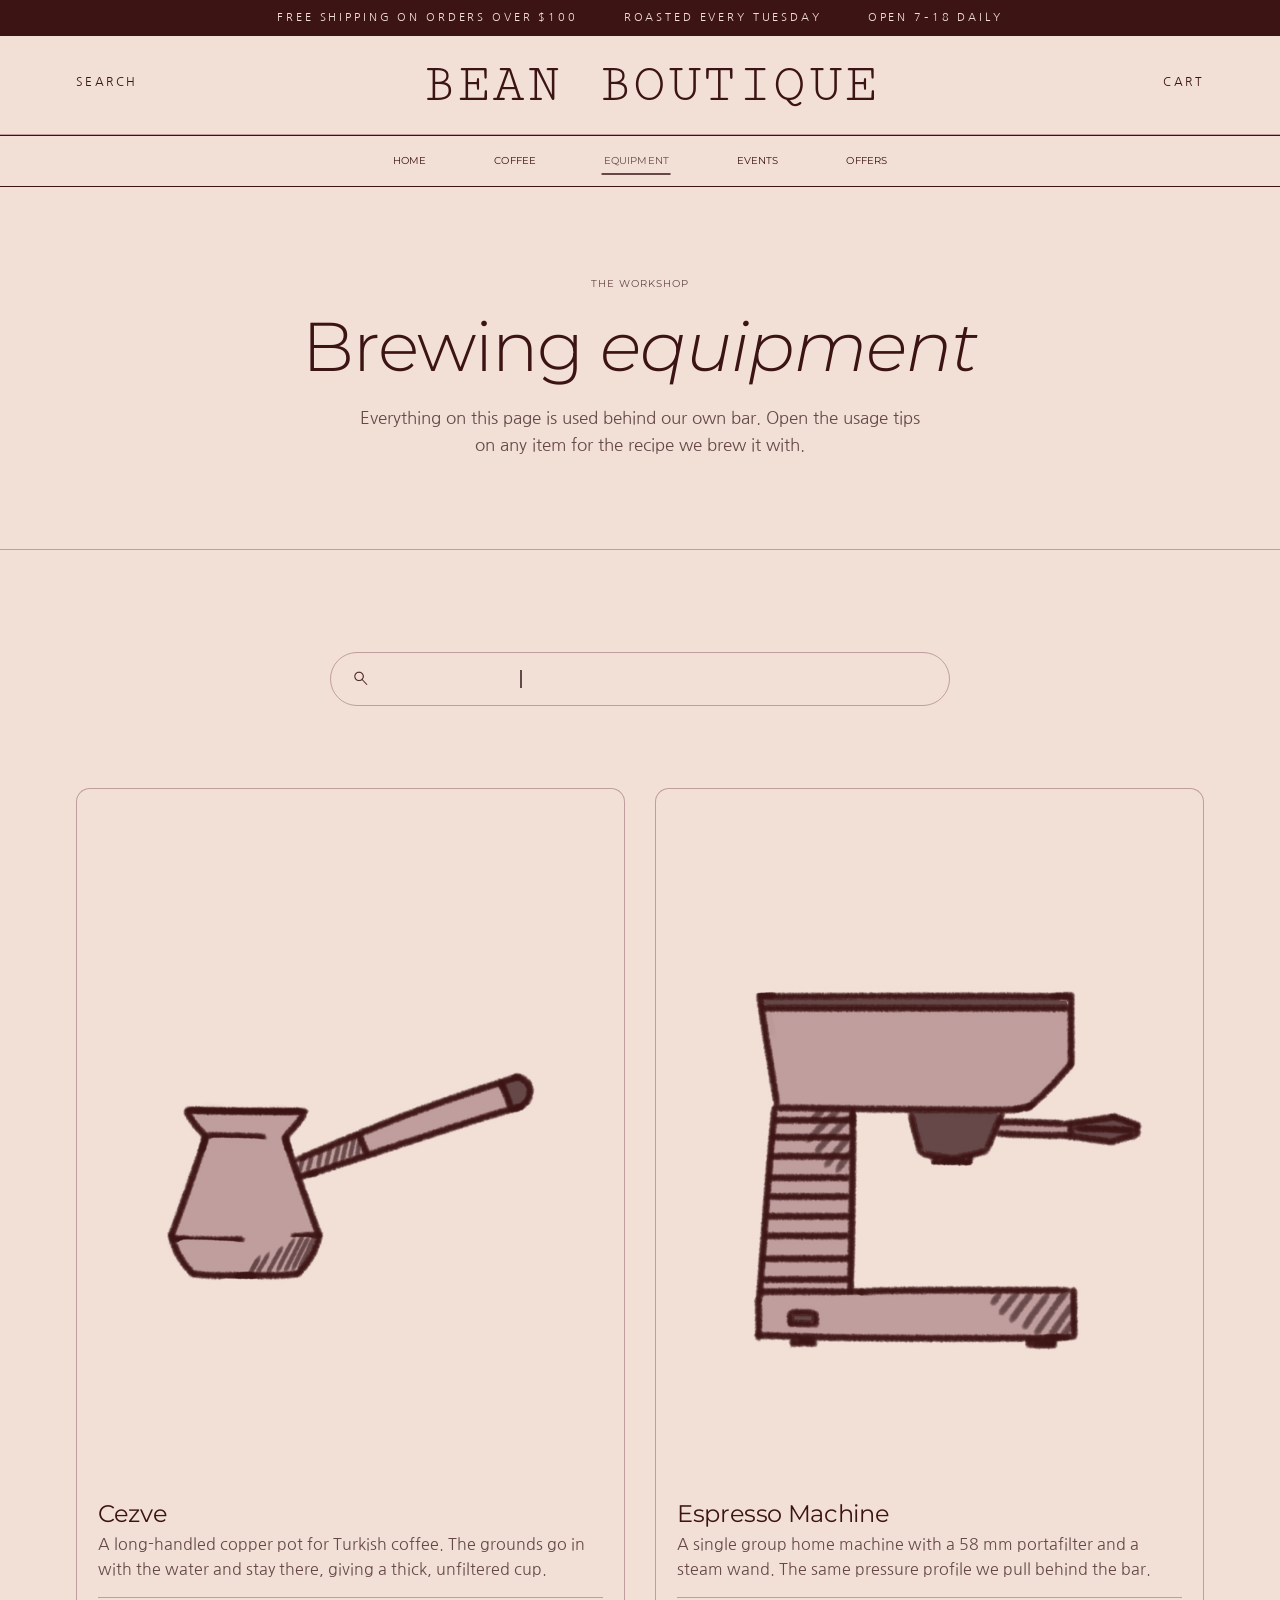
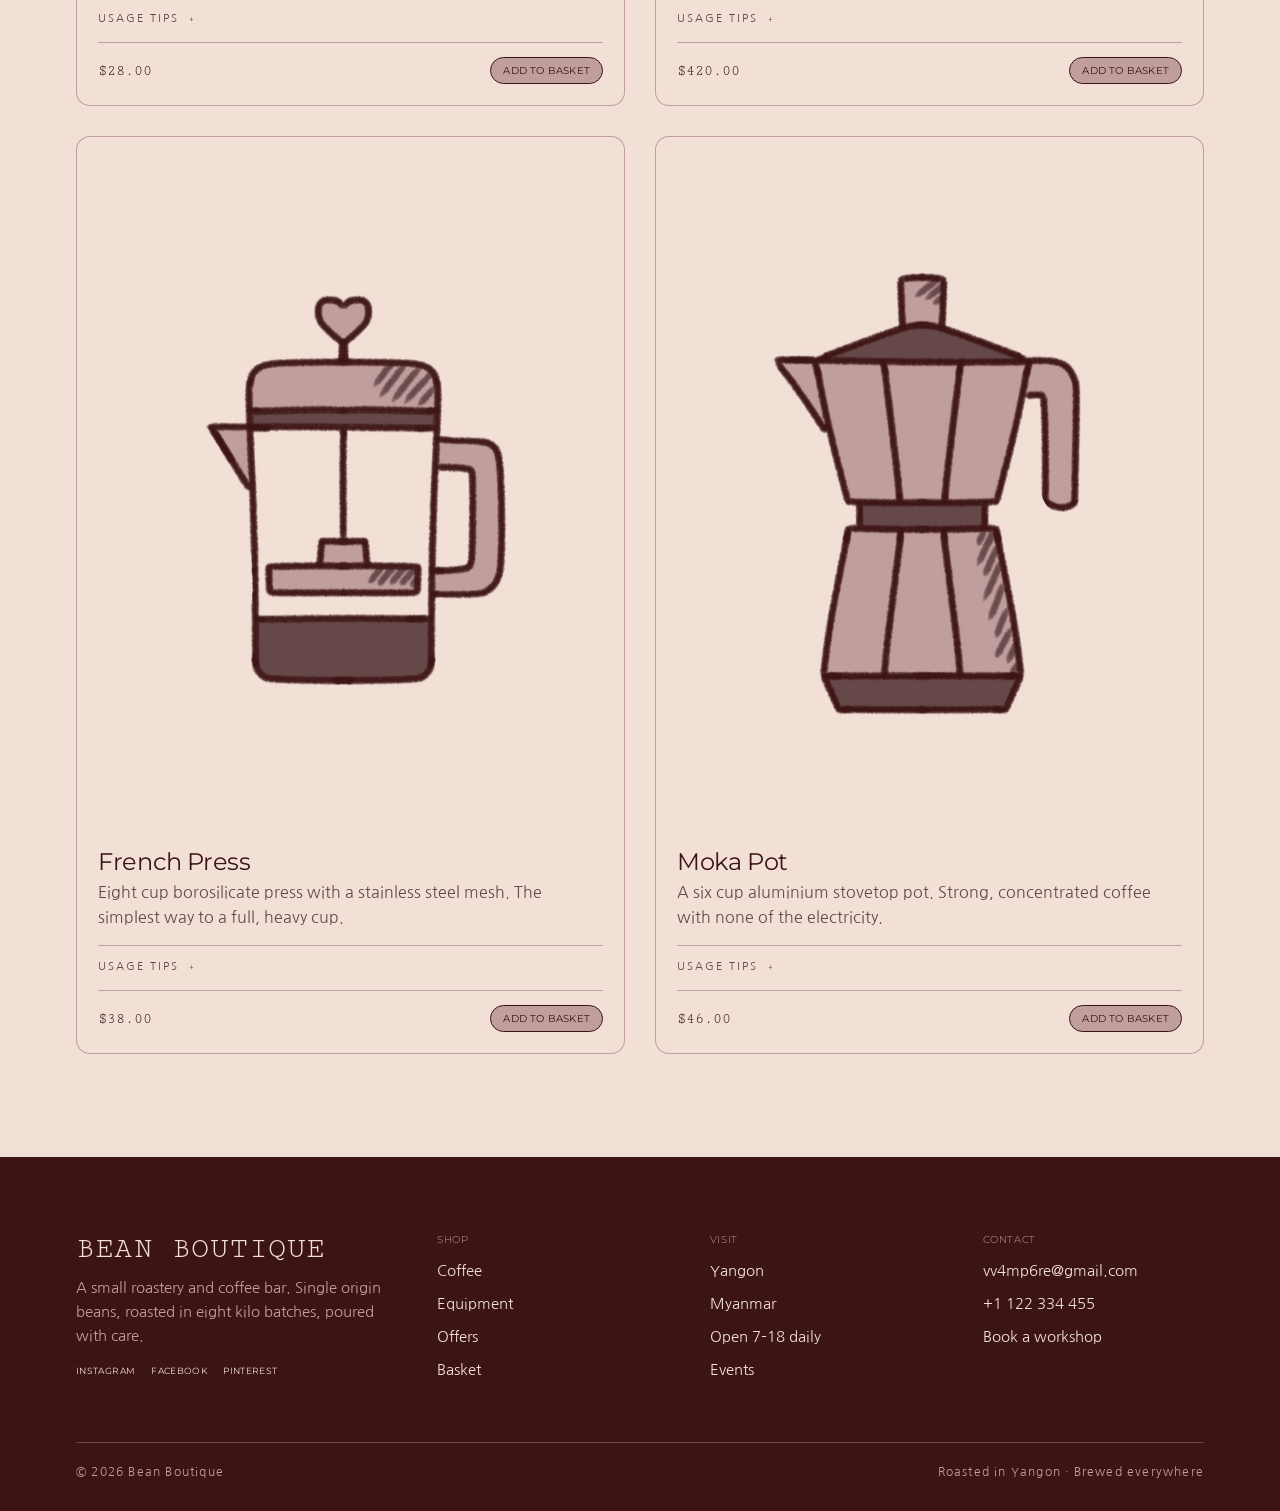
<file: equipment.html>
<!DOCTYPE html>
<html lang="en">
<head>
    <meta charset="UTF-8">
    <meta name="viewport" content="width=device-width, initial-scale=1.0">
    <title>Brewing Equipment | Bean Boutique</title>
    <meta name="description" content="Brewing equipment sold by Bean Boutique, with detailed descriptions and usage tips for every piece of kit.">

    <link rel="preconnect" href="https://fonts.googleapis.com">
    <link rel="preconnect" href="https://fonts.gstatic.com" crossorigin>
    <link href="https://fonts.googleapis.com/css2?family=Cutive+Mono&family=Montserrat:ital,wght@0,300..700;1,300..600&family=Nanum+Gothic:wght@400;700&family=Syncopate:wght@400;700&display=swap" rel="stylesheet">

    <link rel="stylesheet" href="style.css">
</head>

<body>

    <!-- ANNOUNCEMENT BAR -->
    <div class="announce">
        <ul>
            <li>Free shipping on orders over $100</li>
            <li>Roasted every Tuesday</li>
            <li>Open 7&ndash;18 daily</li>
        </ul>
    </div>

    <!-- HEADER -->
    <header class="site-header">
        <div class="nav-header">
            <a href="coffee.html" class="search">Search</a>
            <a href="index.html" class="logo">BEAN BOUTIQUE</a>
            <a href="cart.html" class="cart">Cart<span class="cart-count" hidden>0</span></a>
        </div>
    </header>

    <!-- NAVIGATION BAR -->
    <nav class="navbar" aria-label="Main">
        <ul class="nav-links">
                <li><a href="index.html">Home</a></li>
                <li><a href="coffee.html">Coffee</a></li>
                <li><a href="equipment.html" aria-current="page">Equipment</a></li>
                <li><a href="event.html">Events</a></li>
                <li><a href="offers.html">Offers</a></li>
        </ul>
    </nav>

    <main id="main">

    <header class="page-head">
        <div class="wrap">
            <p class="eyebrow">The workshop</p>
            <h1>Brewing <span class="accent">equipment</span></h1>
            <p class="lede">Everything on this page is used behind our own bar.
               Open the usage tips on any item for the recipe we brew it with.</p>
        </div>
    </header>

    <section class="section">
        <div class="wrap">

            <h2 class="visually-hidden">Brewing equipment catalogue</h2>

            <div class="search-tool">
                <label class="visually-hidden" for="site-search">Search brewing equipment</label>
                <div class="search-box">
                    <img class="search-icon" src="icon-search.png" alt="">
                    <input type="search" id="site-search" placeholder=" " autocomplete="off">
                    <span class="search-hint" aria-hidden="true">
                        <span class="search-words">
                    <span class="hint-1">chemex</span>
                    <span class="hint-2">grinder</span>
                    <span class="hint-3">pour over</span>
                        </span>
                        <span class="search-caret"></span>
                    </span>
                </div>
                <p class="search-count" id="search-count" role="status" aria-live="polite"></p>
            </div>

            <div class="grid grid-equipment">
                <article class="card" data-search="Cezve A long-handled copper pot for Turkish coffee. The grounds go in with the water and stay there, giving a thick, unfiltered cup. brewing equipment">
                    <div class="card-art">
                        <img src="cezve.jpg" alt="Cezve">
                    </div>
                    <h3>Cezve</h3>
                    <p>A long-handled copper pot for Turkish coffee. The grounds go in with the water and stay there, giving a thick, unfiltered cup.</p>
                    <details>
                        <summary>Usage tips</summary>
                        <p>Grind finer than espresso, almost to a powder. One heaped teaspoon per 60&nbsp;g of cold water, heated slowly. Lift it off the moment the foam climbs the neck &mdash; if it boils, the crema is gone.</p>
                    </details>
                    <div class="card-foot">
                        <span class="price">$28.00</span>
                        <button class="btn btn-small" type="button"
                                data-add data-id="cezve" data-name="Cezve"
                                data-price="28.00" data-img="cezve.jpg">Add to basket</button>
                    </div>
                </article>

                <article class="card" data-search="Espresso Machine A single group home machine with a 58 mm portafilter and a steam wand. The same pressure profile we pull behind the bar. brewing equipment">
                    <div class="card-art">
                        <img src="espresso-machine.jpg" alt="Espresso Machine">
                    </div>
                    <h3>Espresso Machine</h3>
                    <p>A single group home machine with a 58&nbsp;mm portafilter and a steam wand. The same pressure profile we pull behind the bar.</p>
                    <details>
                        <summary>Usage tips</summary>
                        <p>Flush the group before every shot and keep the basket dry. Aim for 18&nbsp;g in and 36&nbsp;g out in 27 to 32 seconds; if it runs fast, grind finer rather than tamping harder.</p>
                    </details>
                    <div class="card-foot">
                        <span class="price">$420.00</span>
                        <button class="btn btn-small" type="button"
                                data-add data-id="espresso-machine" data-name="Espresso Machine"
                                data-price="420.00" data-img="espresso-machine.jpg">Add to basket</button>
                    </div>
                </article>

                <article class="card" data-search="French Press Eight cup borosilicate press with a stainless steel mesh. The simplest way to a full, heavy cup. brewing equipment">
                    <div class="card-art">
                        <img src="french-press.jpg" alt="French Press">
                    </div>
                    <h3>French Press</h3>
                    <p>Eight cup borosilicate press with a stainless steel mesh. The simplest way to a full, heavy cup.</p>
                    <details>
                        <summary>Usage tips</summary>
                        <p>Coarse grind only, or you will taste silt. Steep four minutes, break the crust, skim the foam, then press slowly and decant straight away.</p>
                    </details>
                    <div class="card-foot">
                        <span class="price">$38.00</span>
                        <button class="btn btn-small" type="button"
                                data-add data-id="french-press" data-name="French Press"
                                data-price="38.00" data-img="french-press.jpg">Add to basket</button>
                    </div>
                </article>

                <article class="card" data-search="Moka Pot A six cup aluminium stovetop pot. Strong, concentrated coffee with none of the electricity. brewing equipment">
                    <div class="card-art">
                        <img src="moka-pot.jpg" alt="Moka Pot">
                    </div>
                    <h3>Moka Pot</h3>
                    <p>A six cup aluminium stovetop pot. Strong, concentrated coffee with none of the electricity.</p>
                    <details>
                        <summary>Usage tips</summary>
                        <p>Fill the base to just below the valve with water off the boil, level the basket without tamping, and lift it off the heat the moment it starts to gurgle.</p>
                    </details>
                    <div class="card-foot">
                        <span class="price">$46.00</span>
                        <button class="btn btn-small" type="button"
                                data-add data-id="moka-pot" data-name="Moka Pot"
                                data-price="46.00" data-img="moka-pot.jpg">Add to basket</button>
                    </div>
                </article>
            </div>

            <p class="search-empty" id="search-empty" hidden>
                Nothing matches that search. Try &ldquo;press&rdquo;, &ldquo;kettle&rdquo; or &ldquo;grinder&rdquo;.
            </p>
        </div>
    </section>

    <!-- FOOTER -->
    </main>

    <footer class="site-footer">
        <div class="wrap">
            <div class="footer-grid">

                <div class="footer-brand">
                    <span class="logo">BEAN BOUTIQUE</span>
                    <p>A small roastery and coffee bar. Single origin beans,
                       roasted in eight kilo batches, poured with care.</p>
                    <div class="footer-social">
                        <a href="#">Instagram</a>
                        <a href="#">Facebook</a>
                        <a href="#">Pinterest</a>
                    </div>
                </div>

                <div>
                    <h2>Shop</h2>
                    <ul>
                        <li><a href="coffee.html">Coffee</a></li>
                        <li><a href="equipment.html">Equipment</a></li>
                        <li><a href="offers.html">Offers</a></li>
                        <li><a href="cart.html">Basket</a></li>
                    </ul>
                </div>

                <div>
                    <h2>Visit</h2>
                    <ul>
                        <li>Yangon</li>
                        <li>Myanmar</li>
                        <li>Open 7&ndash;18 daily</li>
                        <li><a href="event.html">Events</a></li>
                    </ul>
                </div>

                <div>
                    <h2>Contact</h2>
                    <ul>
                        <li><a href="mailto:vv4mp6re@gmail.com">vv4mp6re@gmail.com</a></li>
                        <li><a href="tel:+1122334455">+1 122 334 455</a></li>
                        <li><a href="event.html">Book a workshop</a></li>
                    </ul>
                </div>

            </div>

            <div class="footer-base">
                <span>&copy; 2026 Bean Boutique</span>
                <span>Roasted in Yangon &middot; Brewed everywhere</span>
            </div>
        </div>
    </footer>

    <script src="script.js"></script>
</body>
</html>
</file>
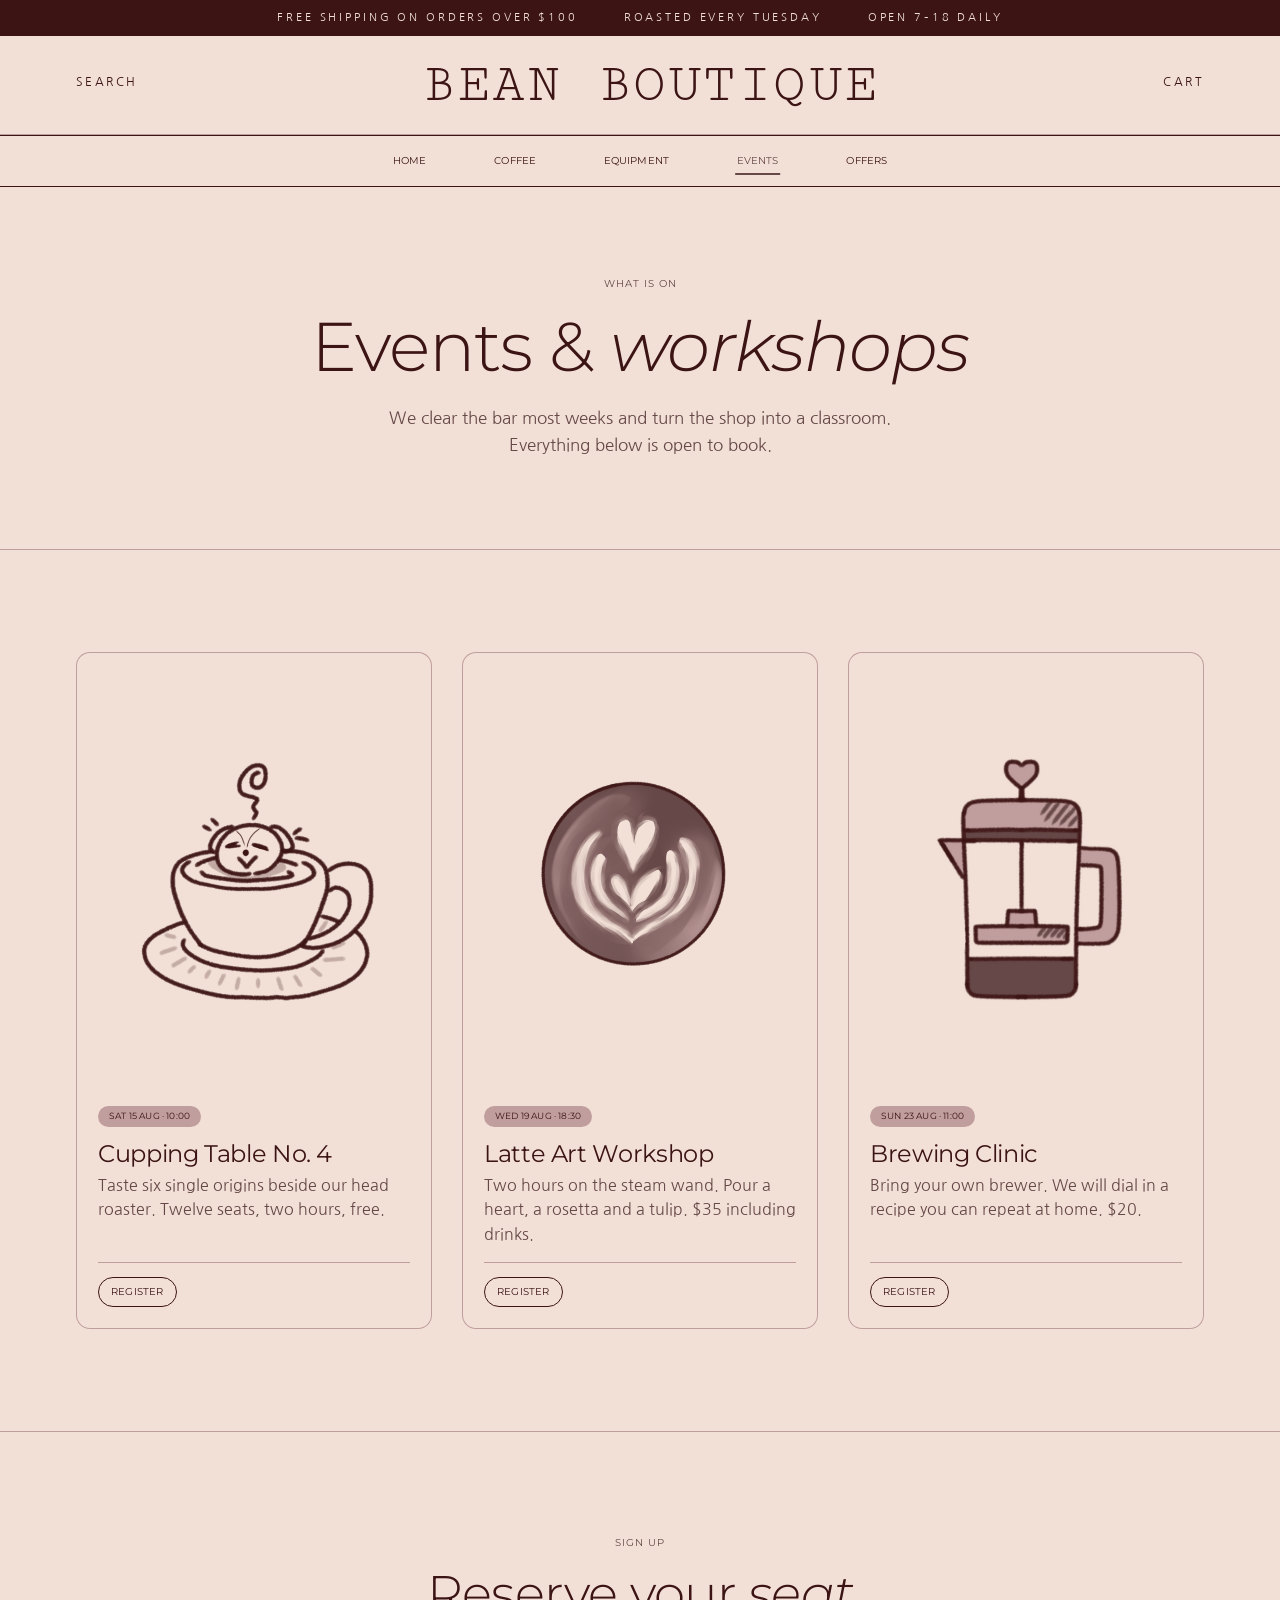
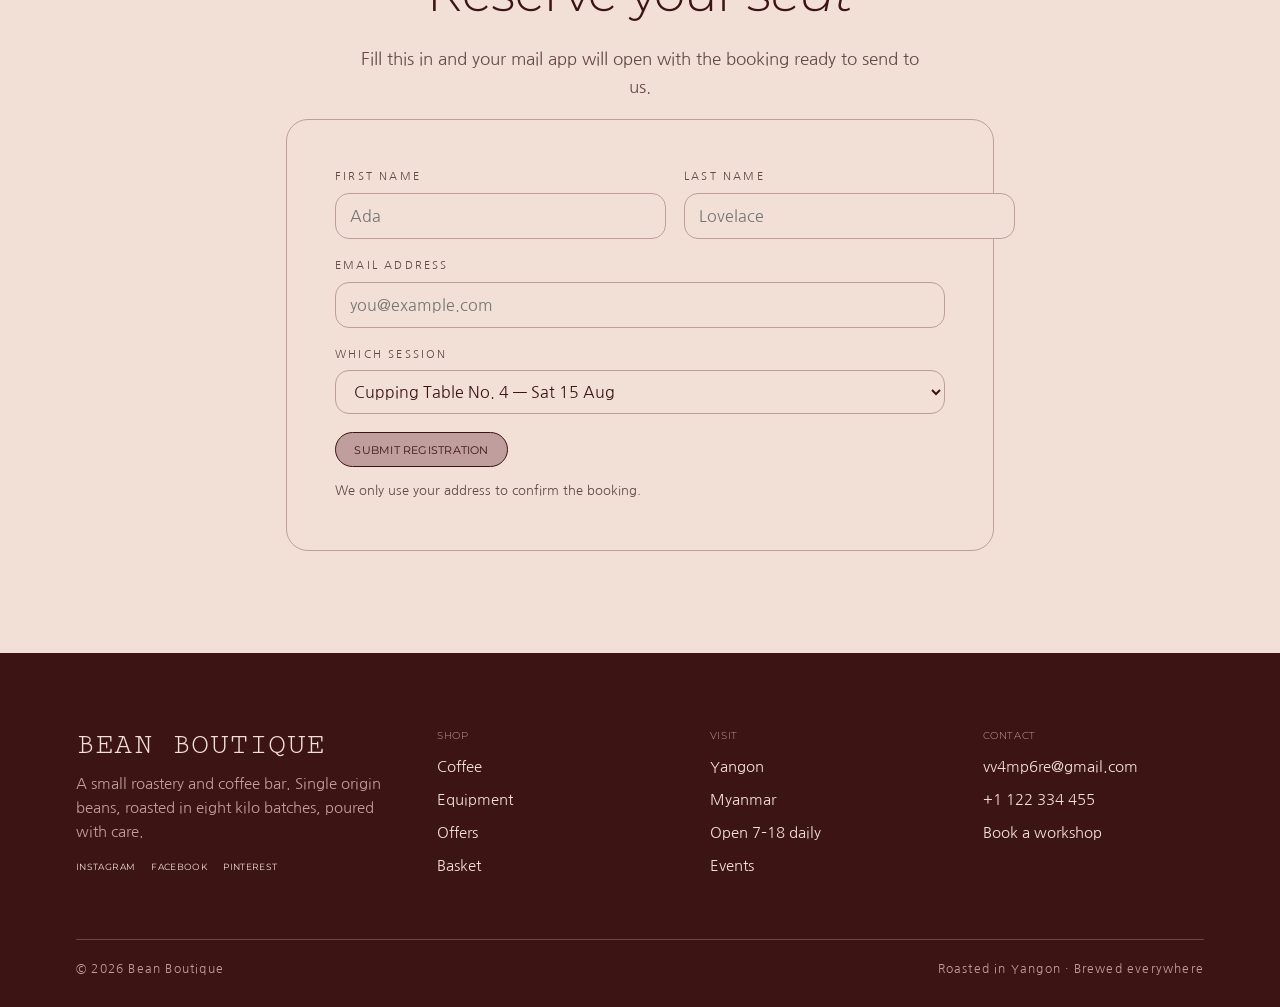
<file: event.html>
<!DOCTYPE html>
<html lang="en">
<head>
    <meta charset="UTF-8">
    <meta name="viewport" content="width=device-width, initial-scale=1.0">
    <title>Events and Workshops | Bean Boutique</title>
    <meta name="description" content="Upcoming coffee events and workshops at Bean Boutique, with an online registration form.">

    <link rel="preconnect" href="https://fonts.googleapis.com">
    <link rel="preconnect" href="https://fonts.gstatic.com" crossorigin>
    <link href="https://fonts.googleapis.com/css2?family=Cutive+Mono&family=Montserrat:ital,wght@0,300..700;1,300..600&family=Nanum+Gothic:wght@400;700&family=Syncopate:wght@400;700&display=swap" rel="stylesheet">

    <link rel="stylesheet" href="style.css">
</head>

<body>

    <!-- ANNOUNCEMENT BAR -->
    <div class="announce">
        <ul>
            <li>Free shipping on orders over $100</li>
            <li>Roasted every Tuesday</li>
            <li>Open 7&ndash;18 daily</li>
        </ul>
    </div>

    <!-- HEADER -->
    <header class="site-header">
        <div class="nav-header">
            <a href="coffee.html" class="search">Search</a>
            <a href="index.html" class="logo">BEAN BOUTIQUE</a>
            <a href="cart.html" class="cart">Cart<span class="cart-count" hidden>0</span></a>
        </div>
    </header>

    <!-- NAVIGATION BAR -->
    <nav class="navbar" aria-label="Main">
        <ul class="nav-links">
                <li><a href="index.html">Home</a></li>
                <li><a href="coffee.html">Coffee</a></li>
                <li><a href="equipment.html">Equipment</a></li>
                <li><a href="event.html" aria-current="page">Events</a></li>
                <li><a href="offers.html">Offers</a></li>
        </ul>
    </nav>

    <main id="main">

    <header class="page-head">
        <div class="wrap">
            <p class="eyebrow">What is on</p>
            <h1>Events &amp; <span class="accent">workshops</span></h1>
            <p class="lede">We clear the bar most weeks and turn the shop into a
               classroom. Everything below is open to book.</p>
        </div>
    </header>

    <section class="section">
        <div class="wrap">
            <h2 class="visually-hidden">Upcoming events and workshops</h2>

            <div class="grid grid-3">
                <article class="card">
                    <div class="card-art">
                        <img src="cup-character.png" alt="A cup of coffee ready for the cupping table">
                    </div>
                    <span class="card-tag">Sat 15 Aug &middot; 10:00</span>
                    <h3>Cupping Table No. 4</h3>
                    <p>Taste six single origins beside our head roaster. Twelve seats, two hours, free.</p>
                    <div class="card-foot">
                        <a class="btn btn-small btn-quiet" href="#register">Register</a>
                    </div>
                </article>

                <article class="card">
                    <div class="card-art">
                        <img src="latte-art.png" alt="A heart poured in latte art">
                    </div>
                    <span class="card-tag">Wed 19 Aug &middot; 18:30</span>
                    <h3>Latte Art Workshop</h3>
                    <p>Two hours on the steam wand. Pour a heart, a rosetta and a tulip. $35 including drinks.</p>
                    <div class="card-foot">
                        <a class="btn btn-small btn-quiet" href="#register">Register</a>
                    </div>
                </article>

                <article class="card">
                    <div class="card-art">
                        <img src="french-press.jpg" alt="Brewing Clinic">
                    </div>
                    <span class="card-tag">Sun 23 Aug &middot; 11:00</span>
                    <h3>Brewing Clinic</h3>
                    <p>Bring your own brewer. We will dial in a recipe you can repeat at home. $20.</p>
                    <div class="card-foot">
                        <a class="btn btn-small btn-quiet" href="#register">Register</a>
                    </div>
                </article>
            </div>
        </div>
    </section>

    <hr class="rule">

    <!-- REGISTRATION -->
    <section class="section" id="register">
        <div class="wrap wrap-narrow">
            <div class="center">
                <p class="eyebrow">Sign up</p>
                <h2>Reserve your <span class="accent">seat</span></h2>
                <p class="lede">Fill this in and your mail app will open with the
                   booking ready to send to us.</p>
            </div>

            <form class="form-card" action="mailto:vv4mp6re@gmail.com"
                  method="post" enctype="text/plain">

                <div class="field-row">
                    <div class="field">
                        <label for="first-name">First name</label>
                        <input type="text" id="first-name" name="First name"
                               placeholder="Ada" required autocomplete="given-name">
                    </div>

                    <div class="field">
                        <label for="last-name">Last name</label>
                        <input type="text" id="last-name" name="Last name"
                               placeholder="Lovelace" required autocomplete="family-name">
                    </div>
                </div>

                <div class="field">
                    <label for="email">Email address</label>
                    <input type="email" id="email" name="Email"
                           placeholder="you@example.com" required autocomplete="email">
                </div>

                <div class="field">
                    <label for="workshop">Which session</label>
                    <select id="workshop" name="Workshop">
                        <option>Cupping Table No. 4 &mdash; Sat 15 Aug</option>
                        <option>Latte Art Workshop &mdash; Wed 19 Aug</option>
                        <option>Brewing Clinic &mdash; Sun 23 Aug</option>
                    </select>
                </div>

                <button class="btn" type="submit">Submit registration</button>

                <p class="form-note">We only use your address to confirm the booking.</p>
            </form>
        </div>
    </section>

    <!-- FOOTER -->
    </main>

    <footer class="site-footer">
        <div class="wrap">
            <div class="footer-grid">

                <div class="footer-brand">
                    <span class="logo">BEAN BOUTIQUE</span>
                    <p>A small roastery and coffee bar. Single origin beans,
                       roasted in eight kilo batches, poured with care.</p>
                    <div class="footer-social">
                        <a href="#">Instagram</a>
                        <a href="#">Facebook</a>
                        <a href="#">Pinterest</a>
                    </div>
                </div>

                <div>
                    <h2>Shop</h2>
                    <ul>
                        <li><a href="coffee.html">Coffee</a></li>
                        <li><a href="equipment.html">Equipment</a></li>
                        <li><a href="offers.html">Offers</a></li>
                        <li><a href="cart.html">Basket</a></li>
                    </ul>
                </div>

                <div>
                    <h2>Visit</h2>
                    <ul>
                        <li>Yangon</li>
                        <li>Myanmar</li>
                        <li>Open 7&ndash;18 daily</li>
                        <li><a href="event.html">Events</a></li>
                    </ul>
                </div>

                <div>
                    <h2>Contact</h2>
                    <ul>
                        <li><a href="mailto:vv4mp6re@gmail.com">vv4mp6re@gmail.com</a></li>
                        <li><a href="tel:+1122334455">+1 122 334 455</a></li>
                        <li><a href="event.html">Book a workshop</a></li>
                    </ul>
                </div>

            </div>

            <div class="footer-base">
                <span>&copy; 2026 Bean Boutique</span>
                <span>Roasted in Yangon &middot; Brewed everywhere</span>
            </div>
        </div>
    </footer>

    <script src="script.js"></script>
</body>
</html>
</file>
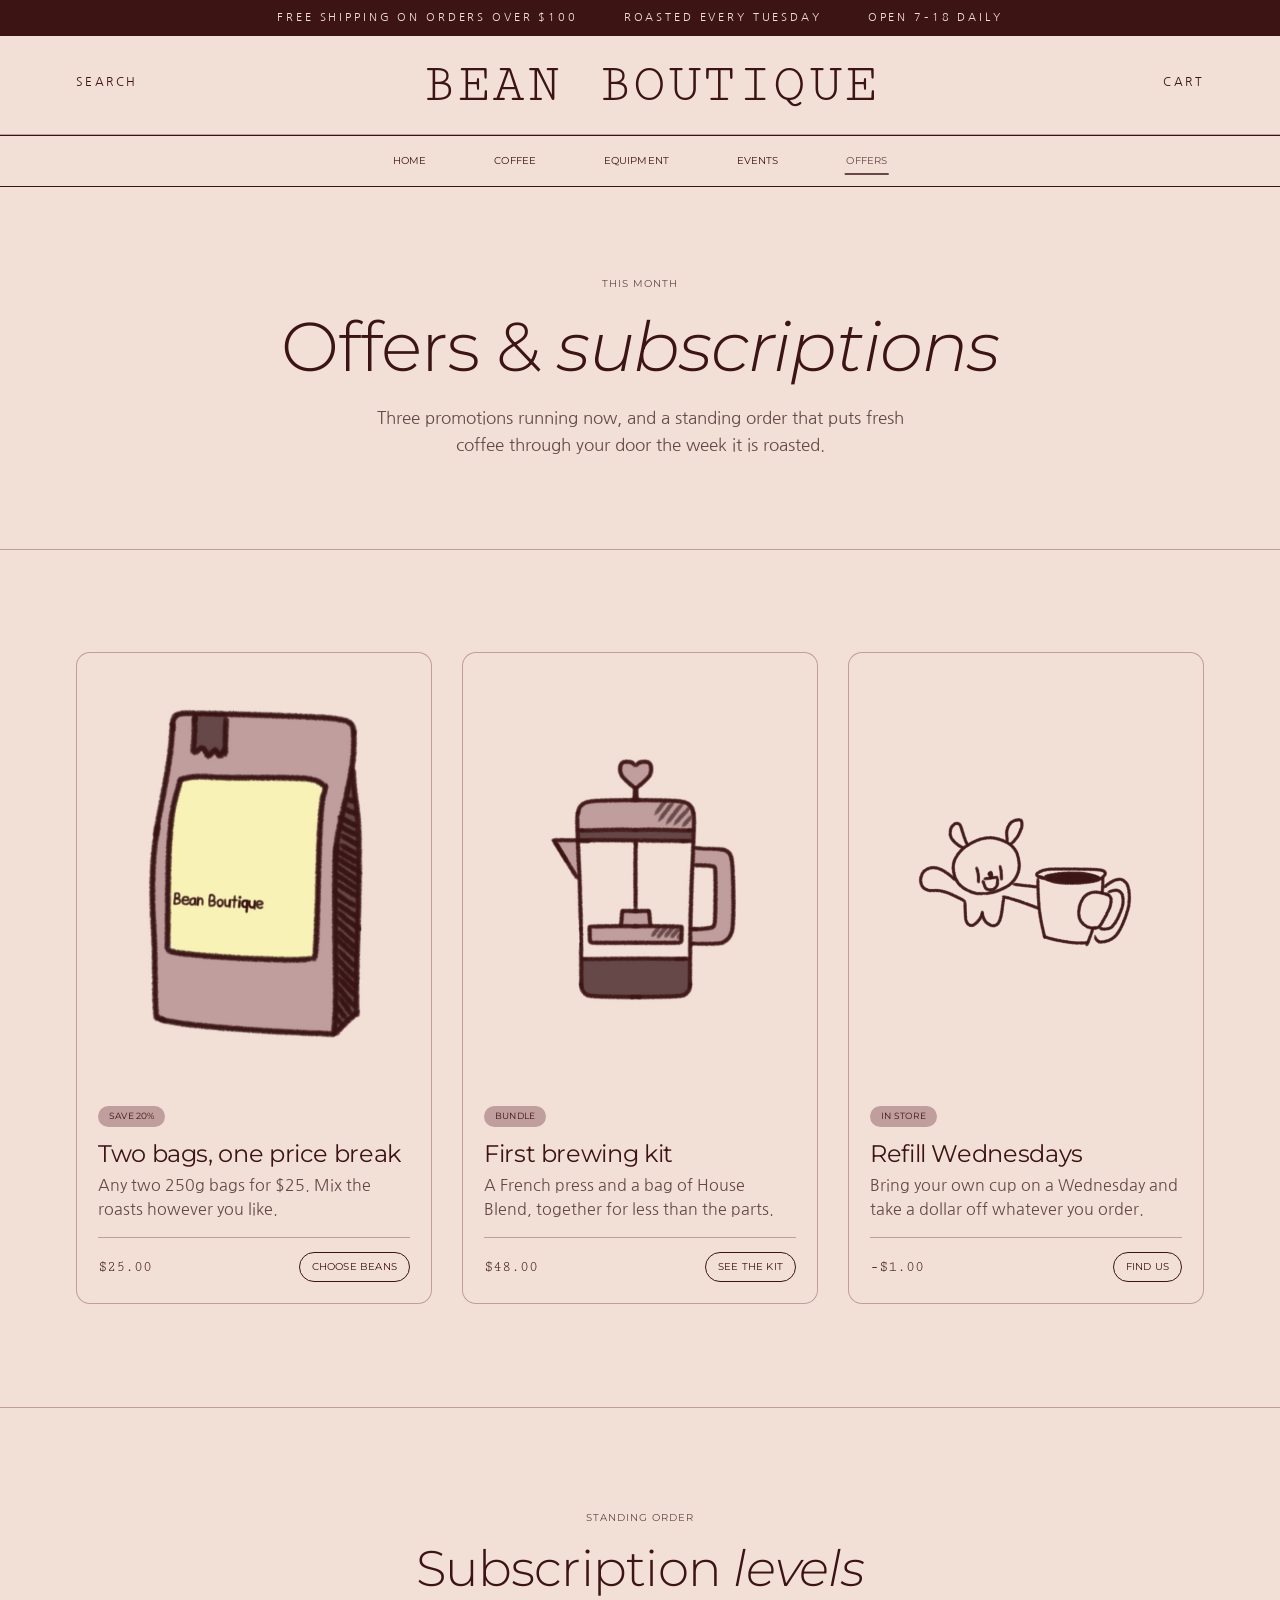
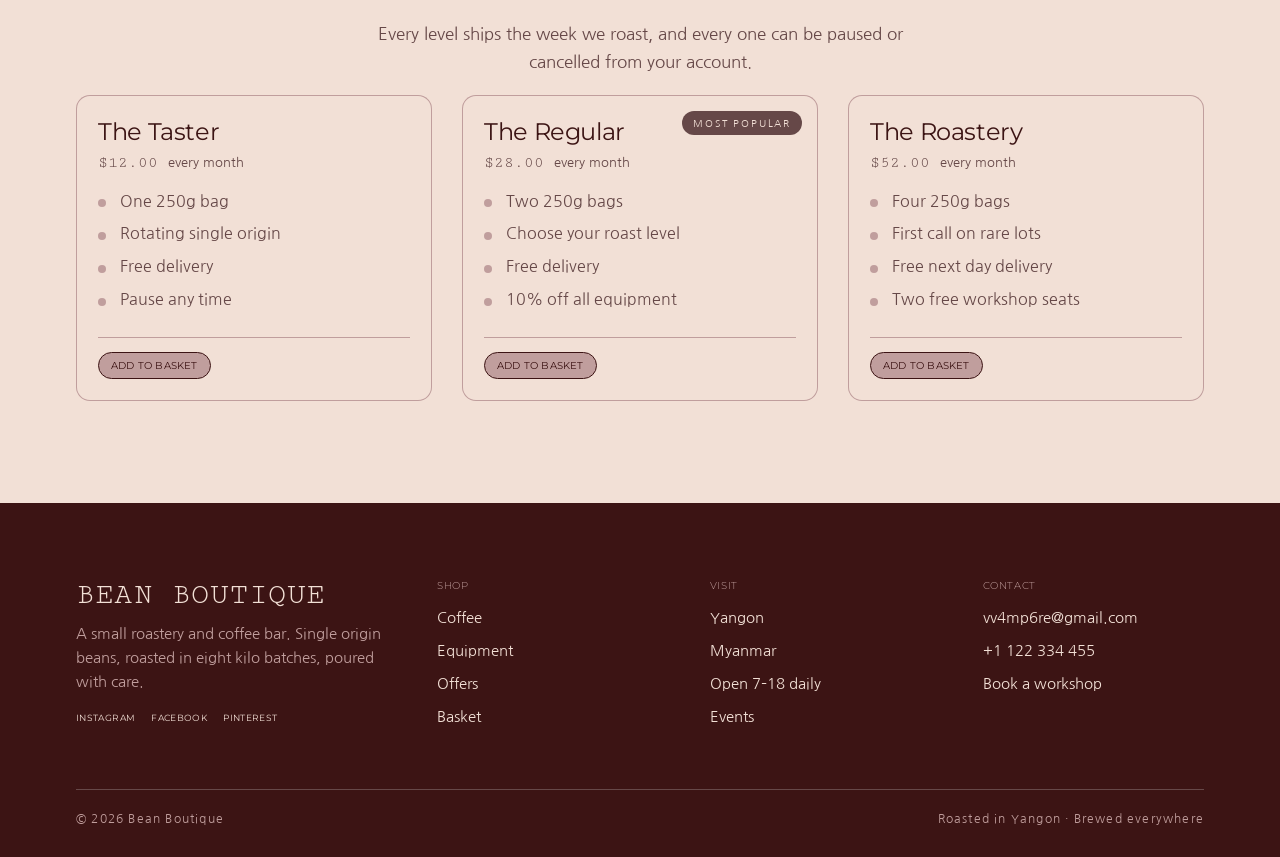
<file: offers.html>
<!DOCTYPE html>
<html lang="en">
<head>
    <meta charset="UTF-8">
    <meta name="viewport" content="width=device-width, initial-scale=1.0">
    <title>Special Offers and Subscriptions | Bean Boutique</title>
    <meta name="description" content="Current promotions at Bean Boutique plus three coffee subscription levels with their benefits.">

    <link rel="preconnect" href="https://fonts.googleapis.com">
    <link rel="preconnect" href="https://fonts.gstatic.com" crossorigin>
    <link href="https://fonts.googleapis.com/css2?family=Cutive+Mono&family=Montserrat:ital,wght@0,300..700;1,300..600&family=Nanum+Gothic:wght@400;700&family=Syncopate:wght@400;700&display=swap" rel="stylesheet">

    <link rel="stylesheet" href="style.css">
</head>

<body>

    <!-- ANNOUNCEMENT BAR -->
    <div class="announce">
        <ul>
            <li>Free shipping on orders over $100</li>
            <li>Roasted every Tuesday</li>
            <li>Open 7&ndash;18 daily</li>
        </ul>
    </div>

    <!-- HEADER -->
    <header class="site-header">
        <div class="nav-header">
            <a href="coffee.html" class="search">Search</a>
            <a href="index.html" class="logo">BEAN BOUTIQUE</a>
            <a href="cart.html" class="cart">Cart<span class="cart-count" hidden>0</span></a>
        </div>
    </header>

    <!-- NAVIGATION BAR -->
    <nav class="navbar" aria-label="Main">
        <ul class="nav-links">
                <li><a href="index.html">Home</a></li>
                <li><a href="coffee.html">Coffee</a></li>
                <li><a href="equipment.html">Equipment</a></li>
                <li><a href="event.html">Events</a></li>
                <li><a href="offers.html" aria-current="page">Offers</a></li>
        </ul>
    </nav>

    <main id="main">

    <header class="page-head">
        <div class="wrap">
            <p class="eyebrow">This month</p>
            <h1>Offers &amp; <span class="accent">subscriptions</span></h1>
            <p class="lede">Three promotions running now, and a standing order that
               puts fresh coffee through your door the week it is roasted.</p>
        </div>
    </header>

    <section class="section">
        <div class="wrap">
            <h2 class="visually-hidden">Current promotions</h2>

            <div class="grid grid-3">

                <article class="card">
                    <div class="card-art">
                        <img src="bag-yellow.jpg" alt="A bag of House Blend coffee">
                    </div>
                    <span class="card-tag">Save 20%</span>
                    <h3>Two bags, one price break</h3>
                    <p>Any two 250g bags for $25. Mix the roasts however you like.</p>
                    <div class="card-foot">
                        <span class="price">$25.00</span>
                        <a class="btn btn-small btn-quiet" href="coffee.html">Choose beans</a>
                    </div>
                </article>

                <article class="card">
                    <div class="card-art">
                        <img src="french-press.jpg" alt="A French press">
                    </div>
                    <span class="card-tag">Bundle</span>
                    <h3>First brewing kit</h3>
                    <p>A French press and a bag of House Blend, together
                       for less than the parts.</p>
                    <div class="card-foot">
                        <span class="price">$48.00</span>
                        <a class="btn btn-small btn-quiet" href="equipment.html">See the kit</a>
                    </div>
                </article>

                <article class="card">
                    <div class="card-art">
                        <img src="mug-character.png" alt="A refilled mug of coffee">
                    </div>
                    <span class="card-tag">In store</span>
                    <h3>Refill Wednesdays</h3>
                    <p>Bring your own cup on a Wednesday and take a dollar off
                       whatever you order.</p>
                    <div class="card-foot">
                        <span class="price">&minus;$1.00</span>
                        <a class="btn btn-small btn-quiet" href="event.html">Find us</a>
                    </div>
                </article>

            </div>
        </div>
    </section>

    <hr class="rule">

    <section class="section">
        <div class="wrap">
            <div class="center">
                <p class="eyebrow">Standing order</p>
                <h2>Subscription <span class="accent">levels</span></h2>
                <p class="lede">Every level ships the week we roast, and every one
                   can be paused or cancelled from your account.</p>
            </div>

            <div class="grid grid-3">
                <article class="card">
                    <h3>The Taster</h3>
                    <p class="price">$12.00 <span>every month</span></p>
                    <ul>
                        <li>One 250g bag</li>
                        <li>Rotating single origin</li>
                        <li>Free delivery</li>
                        <li>Pause any time</li>
                    </ul>
                    <div class="card-foot">
                        <button class="btn btn-small" type="button"
                                data-add data-id="plan-0" data-name="The Taster subscription"
                                data-price="12.00" data-img="bag-yellow.jpg">Add to basket</button>
                    </div>
                </article>

                <article class="card">
                    <span class="card-badge">Most popular</span>
                    <h3>The Regular</h3>
                    <p class="price">$28.00 <span>every month</span></p>
                    <ul>
                        <li>Two 250g bags</li>
                        <li>Choose your roast level</li>
                        <li>Free delivery</li>
                        <li>10% off all equipment</li>
                    </ul>
                    <div class="card-foot">
                        <button class="btn btn-small" type="button"
                                data-add data-id="plan-1" data-name="The Regular subscription"
                                data-price="28.00" data-img="bag-yellow.jpg">Add to basket</button>
                    </div>
                </article>

                <article class="card">
                    <h3>The Roastery</h3>
                    <p class="price">$52.00 <span>every month</span></p>
                    <ul>
                        <li>Four 250g bags</li>
                        <li>First call on rare lots</li>
                        <li>Free next day delivery</li>
                        <li>Two free workshop seats</li>
                    </ul>
                    <div class="card-foot">
                        <button class="btn btn-small" type="button"
                                data-add data-id="plan-2" data-name="The Roastery subscription"
                                data-price="52.00" data-img="bag-yellow.jpg">Add to basket</button>
                    </div>
                </article>
            </div>
        </div>
    </section>

    <!-- FOOTER -->
    </main>

    <footer class="site-footer">
        <div class="wrap">
            <div class="footer-grid">

                <div class="footer-brand">
                    <span class="logo">BEAN BOUTIQUE</span>
                    <p>A small roastery and coffee bar. Single origin beans,
                       roasted in eight kilo batches, poured with care.</p>
                    <div class="footer-social">
                        <a href="#">Instagram</a>
                        <a href="#">Facebook</a>
                        <a href="#">Pinterest</a>
                    </div>
                </div>

                <div>
                    <h2>Shop</h2>
                    <ul>
                        <li><a href="coffee.html">Coffee</a></li>
                        <li><a href="equipment.html">Equipment</a></li>
                        <li><a href="offers.html">Offers</a></li>
                        <li><a href="cart.html">Basket</a></li>
                    </ul>
                </div>

                <div>
                    <h2>Visit</h2>
                    <ul>
                        <li>Yangon</li>
                        <li>Myanmar</li>
                        <li>Open 7&ndash;18 daily</li>
                        <li><a href="event.html">Events</a></li>
                    </ul>
                </div>

                <div>
                    <h2>Contact</h2>
                    <ul>
                        <li><a href="mailto:vv4mp6re@gmail.com">vv4mp6re@gmail.com</a></li>
                        <li><a href="tel:+1122334455">+1 122 334 455</a></li>
                        <li><a href="event.html">Book a workshop</a></li>
                    </ul>
                </div>

            </div>

            <div class="footer-base">
                <span>&copy; 2026 Bean Boutique</span>
                <span>Roasted in Yangon &middot; Brewed everywhere</span>
            </div>
        </div>
    </footer>
    <script src="script.js"></script>
</body>
</html>
</file>
<file: style.css>
:root{
    --dark:   #664848;
    --darker: #3c1414;
    --white:  #f2e0d6;
    --pink:   #c09e9d;

    --radius:     14px;
    --radius-lg:  22px;

    /* a flat 1px outline drawn with box-shadow instead of border:
       no depth, but it animates smoothly and keeps box-shadow in use */
    --hairline:      inset 0 0 0 1px var(--pink);
    --hairline-dark: inset 0 0 0 1px var(--darker);

    /* type */
    --display: 'Montserrat', 'Helvetica Neue', Helvetica, Arial, sans-serif;
    --mono:    'Cutive Mono', ui-monospace, 'Courier New', monospace;
    --sans:    'Nanum Gothic', 'Helvetica Neue', Helvetica, Arial, sans-serif;
    --wide:    'Syncopate', 'Montserrat', Arial, sans-serif;

    --gutter: 26px;
    --measure: 1180px;
}


*,
*::before,
*::after{
    box-sizing: border-box;
}

html{
    -webkit-text-size-adjust: 100%;
    scroll-behavior: smooth;
}

body{
    margin: 0;
    /* A column flex box does two jobs at once: it stops child margins
       collapsing out (which is what keeps the sticky navbar pinned all
       the way down), and it lets the footer sit at the bottom on short
       pages such as an empty basket. */
    display: flex;
    flex-direction: column;
    min-height: 100vh;
    background-color: var(--white);
    color: var(--darker);
    font-family: var(--sans);
    font-size: 17px;
    line-height: 1.6;
    overflow-x: hidden;
}

img{
    max-width: 100%;
    display: block;
}


[hidden]{
    display: none !important;
}

body > *{
    flex-shrink: 0;
}

.site-footer{
    margin-top: auto;
}

a{
    color: var(--darker);
}

h1, h2, h3, h4{
    font-family: var(--display);
    font-weight: 400;
    line-height: 1.16;
    margin: 0 0 0.45em;
    letter-spacing: -0.015em;
}


h1, h2{ font-weight: 300; }

h1{ font-size: clamp(38px, 5.4vw, 74px); }
h2{ font-size: clamp(30px, 3.9vw, 52px); }
h3{ font-size: clamp(20px, 1.9vw, 27px); }

p{ margin: 0 0 1.1em; }


a:focus-visible,
button:focus-visible,
input:focus-visible,
select:focus-visible,
textarea:focus-visible,
summary:focus-visible{
    outline: 2px solid var(--dark);
    outline-offset: 3px;
}


.wrap{
    width: 100%;
    max-width: var(--measure);
    margin: 0 auto;
    padding: 0 var(--gutter);
}

.wrap-narrow{
    max-width: 760px;
}

.section{
    padding: clamp(56px, 8vw, 110px) 0;
}

.section-tight{
    padding: clamp(36px, 5vw, 64px) 0;
}

.eyebrow{
    font-family: var(--wide);
    font-size: 10px;
    letter-spacing: 0.1em;
    text-transform: uppercase;
    color: var(--dark);
    margin: 0 0 14px;
}

.lede{
    font-size: clamp(17px, 1.35vw, 20px);
    color: var(--dark);
    max-width: 56ch;
}

.center{ text-align: center; }
.center .lede{ margin-left: auto; margin-right: auto; }

.rule{
    border: 0;
    border-top: 1px solid var(--pink);
    margin: 0;
}

.accent{
    font-family: var(--display);
    font-style: italic;
}

.visually-hidden{
    position: absolute;
    width: 1px;
    height: 1px;
    padding: 0;
    margin: -1px;
    overflow: hidden;
    clip-path: inset(50%);
    white-space: nowrap;
}


.announce{
    background-color: var(--darker);
    color: var(--white);
    font-size: 11px;
    letter-spacing: 0.26em;
    text-transform: uppercase;
    padding: 9px 0;
    overflow: hidden;
}

.announce ul{
    display: flex;
    justify-content: center;
    gap: 46px;
    list-style: none;
    margin: 0;
    padding: 0;
}

.announce li{ white-space: nowrap; }


.site-header{
    background-color: var(--white);
    border-bottom: 1px solid var(--pink);
}

.nav-header{
    display: flex;
    align-items: center;
    justify-content: space-between;
    gap: 20px;
    max-width: var(--measure);
    margin: 0 auto;
    padding: 22px var(--gutter);
}

.nav-header a{
    text-decoration: none;
}

.logo{
    font-family: var(--mono);
    font-size: clamp(26px, 4.4vw, 54px);
    letter-spacing: 0.04em;
    line-height: 1;
    white-space: nowrap;
}

.search,
.cart{
    font-size: 12px;
    letter-spacing: 0.2em;
    text-transform: uppercase;
    padding-bottom: 3px;
    border-bottom: 1px solid transparent;
    transition: border-color 0.25s ease, color 0.25s ease;
}

.search:hover,
.cart:hover{
    color: var(--dark);
    border-bottom-color: var(--dark);
}

/* --- sticky navigation bar --- */
.navbar{
    position: sticky;
    top: 0;
    z-index: 1000;
    background-color: var(--white);
    border-top: 1px solid var(--darker);
    border-bottom: 1px solid var(--darker);
}

.nav-links{
    display: flex;
    align-items: center;
    justify-content: center;
    flex-wrap: wrap;
    gap: clamp(18px, 5vw, 76px);
    list-style: none;
    margin: 0 auto;
    padding: 11px var(--gutter);
    max-width: var(--measure);
}

.nav-links a{
    position: relative;
    display: block;
    padding: 6px 2px;
    text-decoration: none;
    font-family: var(--wide);
    font-size: 10px;
    letter-spacing: 0.01em;
    text-transform: uppercase;
    transition: color 0.25s ease;
}

.nav-links a::after{
    content: "";
    position: absolute;
    left: 50%;
    bottom: 0;
    width: 0;
    height: 1.5px;
    background-color: var(--dark);
    transform: translateX(-50%);
    transition: width 0.3s ease;
}

.nav-links a:hover,
.nav-links a:focus-visible{
    color: var(--dark);
}

.nav-links a:hover::after,
.nav-links a:focus-visible::after{
    width: 100%;
}

/* the tab for the page you are already on */
.nav-links a[aria-current="page"]{
    color: var(--dark);
}

.nav-links a[aria-current="page"]::after{
    width: 100%;
    background-color: var(--dark);
}


.hero{
    position: relative;
    background-image: url(hb3.jpg);
    background-repeat: no-repeat;
    background-position: center;
    background-size: 100% 100%;
    /* Reserve the picture's height. padding-top is the fallback that works
       everywhere (Safari < 15 has no aspect-ratio); 1557/3331 = 46.75%. */
    padding-top: 46.75%;
}


@supports (aspect-ratio: 1 / 1){
    .hero{
        padding-top: 0;
        aspect-ratio: 3331 / 1557;
    }
}


.hero-content{
    position: absolute;
    left: 6%;
    top: 8%;
    width: 34%;
}

.hero h1{
    font-family: var(--display);
    font-size: clamp(19px, 3.4vw, 58px);
    line-height: 1.1;
    margin: 0 0 0.4em;
}

.hero p{
    font-size: clamp(10px, 1.08vw, 18px);
    line-height: 1.5;
    margin: 0 0 1.6em;
    color: var(--dark);
}


.page-head{
    background-color: var(--white);
    border-bottom: 1px solid var(--pink);
    padding: clamp(46px, 7vw, 92px) 0;
    text-align: center;
}

.page-head h1{
    margin-bottom: 0.25em;
}

.page-head .lede{
    margin: 0 auto;
}

.strip{
    background-color: var(--pink);
    border-top: 1px solid var(--pink);
    border-bottom: 1px solid var(--pink);
    padding: 11px 0;
    overflow: hidden;
}

.strip ul{
    display: flex;
    justify-content: space-between;
    gap: 24px;
    list-style: none;
    margin: 0;
    padding: 0 var(--gutter);
    font-size: 10.5px;
    letter-spacing: 0.24em;
    text-transform: uppercase;
    color: var(--dark);
}

.strip li{ white-space: nowrap; }

.split{
    display: grid;
    grid-template-columns: 1fr 1fr;
    align-items: center;
}

.split-text{
    padding: clamp(40px, 6vw, 92px) clamp(26px, 5vw, 76px);
    background-color: var(--pink);
}

.split-art{
    align-self: stretch;
    display: flex;
    align-items: center;
    justify-content: center;
    padding: clamp(30px, 4vw, 60px);
    background-color: var(--pink);
}

.split-art img{
    width: min(240px, 70%);
    height: auto;
}

.feature{
    display: grid;
    grid-template-columns: 1fr 1fr;
    gap: clamp(28px, 5vw, 72px);
    align-items: center;
}

.feature-art{
    background-color: var(--white);
    border-radius: var(--radius-lg);
    padding: clamp(20px, 3vw, 44px);
}


.features{
    display: flex;
    flex-direction: column;
    justify-content: center;
    align-items: center;
    text-align: center;
    padding: clamp(64px, 9vw, 120px) var(--gutter);
    background-color: var(--white);
    border-top: 1px solid var(--pink);
    border-bottom: 1px solid var(--pink);
}

.features p{
    max-width: 52ch;
    color: var(--dark);
}


.grid{
    display: grid;
    gap: clamp(18px, 2.4vw, 30px);
}

.grid-2{ grid-template-columns: repeat(2, 1fr); }

@media (min-width: 561px){
    .grid-equipment{ grid-template-columns: repeat(2, 1fr); }

    .grid-equipment .card-art img{
        max-height: 300p
        width: auto;
        margin: 0 auto;
    }
}
.grid-3{ grid-template-columns: repeat(3, 1fr); }
.grid-4{ grid-template-columns: repeat(4, 1fr); }


.card{
    position: relative;
    display: flex;
    flex-direction: column;
    background-color: var(--white);
    border-radius: var(--radius);
    box-shadow: var(--hairline);
    padding: 22px;
    transition: box-shadow 0.3s ease;
}

.card:hover,
.card:focus-within{
    box-shadow: var(--hairline-dark);
}

.card-art{
    background-color: var(--white);
    border-radius: var(--radius);
    margin-bottom: 16px;
    overflow: hidden;
}


.grid-3 .card-art{
    aspect-ratio: 3 / 4;
    display: flex;
    align-items: center;
    justify-content: center;
}

.grid-3 .card-art img{
    max-width: 100%;
    max-height: 100%;
    width: auto;
}

.card-art img{
    width: 100%;
    height: auto;
}

.card h3{
    margin-bottom: 6px;
}

.card p{
    color: var(--dark);
    font-size: 15.5px;
    margin-bottom: 14px;
}

.card-tag{
    align-self: flex-start;
    font-family: var(--wide);
    font-size: 8.5px;
    letter-spacing: 0.02em;
    text-transform: uppercase;
    color: var(--darker);
    background-color: var(--pink);
    border-radius: 999px;
    padding: 4px 11px;
    margin-bottom: 12px;
}


.card-badge{
    position: absolute;
    top: 16px;
    right: 16px;
    font-size: 10px;
    letter-spacing: 0.18em;
    text-transform: uppercase;
    color: var(--white);
    background-color: var(--dark);
    border-radius: 999px;
    padding: 4px 11px;
}

.card-foot{
    display: flex;
    align-items: center;
    justify-content: space-between;
    gap: 12px;
    margin-top: auto;
    padding-top: 14px;
    border-top: 1px solid var(--pink);
}

.price{
    font-family: var(--mono);
    font-size: 15px;
}

.pill-row{
    display: grid;
    grid-template-columns: repeat(5, 1fr);
    gap: 18px;
    text-align: center;
}

.pill{
    background-color: var(--white);
    border-radius: var(--radius);
    padding: 22px 14px;
    box-shadow: var(--hairline);
    transition: box-shadow 0.3s ease;
}

.pill:hover{
    box-shadow: var(--hairline-dark);
}

.pill-icon{
    width: 26px;
    height: 26px;
    margin: 0 auto 10px;
}

.pill h3{
    font-size: 17px;
    margin-bottom: 4px;
}

.pill p{
    font-size: 13.5px;
    color: var(--dark);
    margin: 0;
}

/* buttons */
.btn,
.coffee-btn{
    display: inline-block;
    font-family: var(--wide);
    font-size: clamp(9px, 0.85vw, 11px);
    letter-spacing: 0.02em;
    text-transform: uppercase;
    text-decoration: none;
    text-align: center;
    padding: 0.85em 1.7em;
    border: 1px solid var(--darker);
    border-radius: 999px;
    background-color: var(--pink);
    color: var(--darker);
    cursor: pointer;
    transition: background-color 0.25s ease, color 0.25s ease;
}

.btn:hover,
.coffee-btn:hover{
    background-color: var(--darker);
    color: var(--white);
}

.btn-quiet{
    background-color: transparent;
}

.btn-small{
    padding: 0.6em 1.2em;
    font-size: 10px;
}


.card ul{
    list-style: none;
    margin: 0 0 16px;
    padding: 0;
}

.card li{
    position: relative;
    padding-left: 22px;
    margin-bottom: 8px;
    font-size: 15.5px;
    color: var(--dark);
}

.card li::before{
    content: "";
    position: absolute;
    left: 0;
    top: 0.62em;
    width: 8px;
    height: 8px;
    border-radius: 50%;
    background-color: var(--pink);
}

.card .price span{
    font-family: var(--sans);
    font-size: 13px;
    color: var(--dark);
}

.card details{
    border-top: 1px solid var(--pink);
    margin-bottom: 14px;
    padding-top: 12px;
}

.card summary{
    cursor: pointer;
    font-size: 11px;
    letter-spacing: 0.18em;
    text-transform: uppercase;
    color: var(--dark);
    list-style: none;
    transition: color 0.25s ease;
}

.card summary::marker{ content: ""; }
.card summary::-webkit-details-marker{ display: none; }

.card summary::after{
    content: " +";
    font-family: var(--mono);
}

.card details[open] summary::after{
    content: " \2212";
}

.card summary:hover{
    color: var(--darker);
}

.card details p{
    margin: 10px 0 0;
    font-size: 14.5px;
}



.search-tool{
    max-width: 620px;
    margin: 0 auto clamp(30px, 4vw, 52px);
}

.search-box{
    position: relative;
    display: flex;
    align-items: center;
    gap: 10px;
    background-color: var(--white);
    border: 1px solid var(--pink);
    border-radius: 999px;
    padding: 12px 22px;
    transition: border-color 0.3s ease;
}

.search-box:focus-within{
    border-color: var(--darker);
}

.search-icon{
    width: 17px;
    height: 17px;
    flex: 0 0 auto;
}

.search-box input{
    flex: 1;
    border: 0;
    background: transparent;
    font-family: var(--sans);
    font-size: 16px;
    color: var(--darker);
    padding: 4px 0;
}

.search-box input:focus{
    outline: none;
}


.search-hint{
    position: absolute;
    left: 54px;
    top: 50%;
    transform: translateY(-50%);
    display: flex;
    align-items: center;
    gap: 3px;
    pointer-events: none;
    color: var(--dark);
    font-size: 16px;
    transition: opacity 0.25s ease;
}

.search-box input:not(:placeholder-shown) ~ .search-hint,
.search-box input:focus ~ .search-hint{
    opacity: 0;
}

.search-words{
    position: relative;
    display: inline-block;
    min-width: 132px;
    height: 1.5em;
}

.search-words span{
    position: absolute;
    left: 0;
    top: 0;
    opacity: 0;
    white-space: nowrap;
    animation: hintCycle 9s infinite;
}


.search-words .hint-1{ animation-delay: 0s; }
.search-words .hint-2{ animation-delay: 3s; }
.search-words .hint-3{ animation-delay: 6s; }

@keyframes hintCycle{
    0%   { opacity: 0; transform: translateY(8px); }
    2%   { opacity: 1; transform: translateY(0); }
    31%  { opacity: 1; transform: translateY(0); }
    36%  { opacity: 0; transform: translateY(-8px); }
    100% { opacity: 0; transform: translateY(-8px); }
}

.search-caret{
    width: 1.5px;
    height: 18px;
    background-color: var(--dark);
    animation: caretBlink 1.1s steps(1) infinite;
}

@keyframes caretBlink{
    0%, 50%      { opacity: 1; }
    50.01%, 100% { opacity: 0; }
}

.search-count{
    text-align: center;
    font-size: 12px;
    letter-spacing: 0.18em;
    text-transform: uppercase;
    color: var(--dark);
    margin: 14px 0 0;
    min-height: 1.4em;
}

.is-hidden{
    display: none;
}

.is-shown{
    animation: cardIn 0.45s ease both;
}

@keyframes cardIn{
    from{ opacity: 0; transform: translateY(14px); }
    to  { opacity: 1; transform: translateY(0); }
}

.search-empty{
    text-align: center;
    color: var(--dark);
    padding: 40px 0;
}



.form-card{
    background-color: var(--white);
    border: 1px solid var(--pink);
    border-radius: var(--radius-lg);
    padding: clamp(24px, 4vw, 48px);
}

.field-row{
    display: grid;
    grid-template-columns: 1fr 1fr;
    gap: 18px;
}

.field{
    display: flex;
    flex-direction: column;
    margin-bottom: 18px;
}

.field label{
    font-size: 11px;
    letter-spacing: 0.2em;
    text-transform: uppercase;
    color: var(--dark);
    margin-bottom: 7px;
}

.field input,
.field select,
.field textarea{
    font-family: var(--sans);
    font-size: 16px;
    color: var(--darker);
    background-color: var(--white);
    border: 1px solid var(--pink);
    border-radius: var(--radius);
    padding: 12px 14px;
    transition: border-color 0.25s ease;
}


.field input:focus,
.field select:focus,
.field textarea:focus{
    outline: none;
    border-color: var(--darker);
}

.field input:invalid:not(:placeholder-shown){
    border-color: var(--dark);
}

.form-note{
    font-size: 13px;
    color: var(--dark);
    margin: 14px 0 0;
}


.cart-layout{
    display: grid;
    grid-template-columns: 1.7fr 1fr;
    gap: clamp(24px, 4vw, 48px);
    align-items: start;
}

.cart-table{
    width: 100%;
    border-collapse: collapse;
    background-color: var(--white);
    border: 1px solid var(--pink);
    border-radius: var(--radius);
    overflow: hidden;
}

.cart-table caption{
    text-align: left;
    font-size: 11px;
    letter-spacing: 0.2em;
    text-transform: uppercase;
    color: var(--dark);
    padding-bottom: 12px;
}

.cart-table th,
.cart-table td{
    text-align: left;
    padding: 14px 16px;
    border-bottom: 1px solid var(--pink);
    font-size: 15px;
    vertical-align: middle;
}

.cart-table th{
    font-family: var(--sans);
    font-size: 10.5px;
    letter-spacing: 0.2em;
    text-transform: uppercase;
    color: var(--dark);
    background-color: var(--white);
}

.cart-table tr:last-child td{
    border-bottom: 0;
}

.cart-table img{
    width: 52px;
    border-radius: 8px;
    background-color: var(--white);
}

.cart-item{
    display: flex;
    align-items: center;
    gap: 14px;
}

.qty{
    width: 62px;
    font-family: var(--sans);
    font-size: 15px;
    text-align: center;
    color: var(--darker);
    background-color: var(--white);
    border: 1px solid var(--pink);
    border-radius: 8px;
    padding: 6px;
}

.link-remove{
    background: none;
    border: 0;
    font-family: var(--sans);
    font-size: 12px;
    letter-spacing: 0.12em;
    text-transform: uppercase;
    color: var(--dark);
    cursor: pointer;
    padding: 4px;
    transition: color 0.25s ease;
}

.link-remove:hover{
    color: var(--darker);
}

.summary{
    background-color: var(--white);
    border: 1px solid var(--pink);
    border-radius: var(--radius-lg);
    padding: 26px;
    position: sticky;
    top: 78px;
}


.summary h2{
    font-size: clamp(20px, 1.9vw, 27px);
}

.summary-row{
    display: flex;
    justify-content: space-between;
    gap: 14px;
    padding: 9px 0;
    font-size: 15px;
}

.summary-total{
    border-top: 1px solid var(--pink);
    margin-top: 8px;
    padding-top: 14px;
    font-family: var(--mono);
    font-size: 19px;
}


.cart-done{
    text-align: center;
    max-width: 52ch;
    margin: 0 auto;
    padding: 40px 0;
}

.cart-done p{
    color: var(--dark);
}

.cart-done:focus{
    outline: none;
}

.cart-empty{
    text-align: center;
    padding: 40px 0;
    color: var(--dark);
}


.cart-count{
    display: inline-block;
    min-width: 19px;
    padding: 0 5px;
    margin-left: 5px;
    border-radius: 999px;
    background-color: var(--dark);
    color: var(--white);
    font-size: 10px;
    line-height: 19px;
    text-align: center;
}



.slideshow{
    position: relative;
    max-width: 1100px;
    height: 440px;
    margin: 0 auto;
    overflow: hidden;
    border-radius: var(--radius-lg);
}

.slide-radio{
    position: absolute;
    opacity: 0;
    pointer-events: none;
}


#slide-1:focus ~ .slide-dots .dot-1,
#slide-2:focus ~ .slide-dots .dot-2,
#slide-3:focus ~ .slide-dots .dot-3{
    outline: 2px solid var(--darker);
    outline-offset: 5px;
}

.slides{
    position: absolute;
    inset: 0;
}

.slide{
    position: absolute;
    inset: 0;
    display: flex;
    align-items: center;
    justify-content: space-around;
    gap: 40px;
    padding: 44px 62px;
    background-color: var(--slide-bg);
    color: var(--darker);
    opacity: 0;
    visibility: hidden;
    transform: scale(1.04);
    transition: opacity 0.8s ease, transform 0.8s ease, visibility 0.8s;
    animation: slideCycle 18s infinite;
}


.slide-1,
.slide-2,
.slide-3{ --slide-bg: var(--white); }

.slide:nth-child(1){ animation-delay: 0s; }
.slide:nth-child(2){ animation-delay: 6s; }
.slide:nth-child(3){ animation-delay: 12s; }

@keyframes slideCycle{
    0%     { opacity: 0; visibility: hidden;  transform: scale(1.04); }
    2%     { opacity: 1; visibility: visible; transform: scale(1); }
    31%    { opacity: 1; visibility: visible; transform: scale(1); }
    33.33% { opacity: 0; visibility: hidden;  transform: scale(1.04); }
    100%   { opacity: 0; visibility: hidden;  transform: scale(1.04); }
}


.slide-radio:checked ~ .slides .slide{
    animation: none;
    opacity: 0;
    visibility: hidden;
    transform: scale(1.04);
}

#slide-1:checked ~ .slides .slide:nth-child(1),
#slide-2:checked ~ .slides .slide:nth-child(2),
#slide-3:checked ~ .slides .slide:nth-child(3){
    opacity: 1;
    visibility: visible;
    transform: scale(1);
}

.slide-art{
    flex: 0 0 auto;
    width: 240px;
}

.slide-copy{
    max-width: 420px;
}

.slide-tag{
    margin: 0 0 8px;
    font-size: 11px;
    letter-spacing: 0.22em;
    text-transform: uppercase;
    color: var(--dark);
}

.slide h2{
    font-size: clamp(28px, 3.4vw, 44px);
    margin-bottom: 12px;
}

.slide p{
    color: var(--dark);
    font-size: 15.5px;
}

.slide-price{
    font-family: var(--mono);
    font-size: 15px;
    letter-spacing: 0.06em;
}

.arrows{
    opacity: 0;
    visibility: hidden;
    transition: opacity 0.8s ease, visibility 0.8s;
    animation: fadeCycle 18s infinite;
}

.arrows-1{ animation-delay: 0s; }
.arrows-2{ animation-delay: 6s; }
.arrows-3{ animation-delay: 12s; }

@keyframes fadeCycle{
    0%     { opacity: 0; visibility: hidden; }
    2%     { opacity: 1; visibility: visible; }
    31%    { opacity: 1; visibility: visible; }
    33.33% { opacity: 0; visibility: hidden; }
    100%   { opacity: 0; visibility: hidden; }
}

.slide-radio:checked ~ .arrows{
    animation: none;
    opacity: 0;
    visibility: hidden;
}

#slide-1:checked ~ .arrows-1,
#slide-2:checked ~ .arrows-2,
#slide-3:checked ~ .arrows-3{
    opacity: 1;
    visibility: visible;
}

.slide-nav{
    position: absolute;
    top: 50%;
    transform: translateY(-50%);
    display: flex;
    align-items: center;
    justify-content: center;
    width: 42px;
    height: 42px;
    border-radius: 50%;
    background-color: var(--white);
    border: 1px solid var(--pink);
    color: var(--darker);
    font-size: 24px;
    line-height: 1;
    cursor: pointer;
    -webkit-user-select: none;
    user-select: none;
    transition: background-color 0.25s ease;
}

.slide-nav:hover{
    background-color: var(--white);
}

.slide-nav.prev{ left: 18px; }
.slide-nav.next{ right: 18px; }

.slide-dots{
    position: absolute;
    left: 0;
    right: 0;
    bottom: 20px;
    display: flex;
    justify-content: center;
    gap: 10px;
}

.dot{
    width: 9px;
    height: 9px;
    border-radius: 50%;
    background-color: var(--pink);
    cursor: pointer;
    transition: background-color 0.25s ease, transform 0.25s ease;
    animation: dotCycle 18s infinite;
}

.dot-1{ animation-delay: 0s; }
.dot-2{ animation-delay: 6s; }
.dot-3{ animation-delay: 12s; }

@keyframes dotCycle{
    0%     { background-color: var(--pink); transform: scale(1); }
    2%     { background-color: var(--darker); transform: scale(1.35); }
    31%    { background-color: var(--darker); transform: scale(1.35); }
    33.33% { background-color: var(--pink); transform: scale(1); }
    100%   { background-color: var(--pink); transform: scale(1); }
}

.slide-radio:checked ~ .slide-dots .dot{
    animation: none;
    background-color: var(--pink);
    transform: scale(1);
}

#slide-1:checked ~ .slide-dots .dot-1,
#slide-2:checked ~ .slide-dots .dot-2,
#slide-3:checked ~ .slide-dots .dot-3{
    background-color: var(--darker);
    transform: scale(1.35);
}


.site-footer{
    background-color: var(--darker);
    color: var(--white);
    padding: clamp(48px, 6vw, 84px) 0 28px;
}

.site-footer a{
    color: var(--white);
    text-decoration: none;
    transition: color 0.25s ease;
}

.site-footer a:hover{
    color: var(--pink);
}

.footer-grid{
    display: grid;
    grid-template-columns: 1.4fr 1fr 1fr 1fr;
    gap: clamp(24px, 4vw, 52px);
}

.footer-brand .logo{
    font-size: 30px;
    display: inline-block;
    margin-bottom: 12px;
}

.footer-brand p{
    color: var(--pink);
    font-size: 15px;
    max-width: 34ch;
}

.site-footer h2{
    font-family: var(--wide);
    font-size: 10px;
    letter-spacing: 0.06em;
    text-transform: uppercase;
    color: var(--pink);
    margin-bottom: 14px;
}

.site-footer ul{
    list-style: none;
    margin: 0;
    padding: 0;
}

.site-footer li{
    margin-bottom: 9px;
    font-size: 15px;
}

.footer-social{
    display: flex;
    flex-wrap: wrap;
    gap: 16px;
    margin-top: 14px;
    font-family: var(--wide);
    font-size: 9px;
    letter-spacing: 0.04em;
    text-transform: uppercase;
}

.footer-base{
    display: flex;
    flex-wrap: wrap;
    justify-content: space-between;
    gap: 12px;
    margin-top: clamp(32px, 4vw, 56px);
    padding-top: 20px;
    border-top: 1px solid var(--dark);
    font-size: 12px;
    letter-spacing: 0.1em;
    color: var(--pink);
}


@media (max-width: 900px){
    .grid-4{ grid-template-columns: repeat(2, 1fr); }
    .grid-3{ grid-template-columns: repeat(2, 1fr); }
    .pill-row{ grid-template-columns: repeat(3, 1fr); }
    .footer-grid{ grid-template-columns: 1fr 1fr; }

    .split{ grid-template-columns: 1fr; }
    .split-art{ order: -1; padding: 40px; }
    .split-art img{ width: min(190px, 50%); }

    .feature{ grid-template-columns: 1fr; }
    .cart-layout{ grid-template-columns: 1fr; }
    .summary{ position: static; }

    .slideshow{ height: auto; }

    .slide{
        flex-direction: column;
        justify-content: center;
        text-align: center;
        padding: 40px 30px 60px;
        gap: 20px;
        position: relative;
    }

   
    .slides{ position: relative; inset: auto; }
    .slide:not(:first-child){ position: absolute; inset: 0; }

    .slide-art{ width: 150px; }
}


@media (max-width: 760px){
    .hero{
        aspect-ratio: auto;
        min-height: 0;
        padding-top: 46.75%;          /* 1557/3331 - exactly holds the picture */
        background-size: 100% auto;
        background-position: top center;
    }

    .hero-content{
        position: static;
        width: auto;
        padding: 26px var(--gutter) 34px;
        text-align: center;
        background-color: var(--white);
    }

    .hero h1{ font-size: clamp(28px, 8vw, 40px); }
    .hero p{ font-size: 15px; }

    .announce ul{ gap: 22px; font-size: 10px; }
    .announce li:nth-child(n+3){ display: none; }

    .strip ul{ justify-content: flex-start; gap: 30px; }
    .strip li:nth-child(n+4){ display: none; }

    .nav-header{ padding: 16px var(--gutter); }
    .field-row{ grid-template-columns: 1fr; }
}


@media (max-width: 560px){
    body{ font-size: 16px; }
    :root{ --gutter: 18px; }

    .grid-4,
    .grid-3,
    .grid-2{ grid-template-columns: 1fr; }

    .pill-row{ grid-template-columns: 1fr 1fr; }
    .footer-grid{ grid-template-columns: 1fr; }

    .nav-links{ gap: 14px; padding: 10px var(--gutter); }
    .nav-links a{ font-size: 10px; }

    /* only one notice fits across a phone without being clipped */
    .announce li:nth-child(n+2){ display: none; }
    .announce ul{ gap: 0; }

    .nav-header{
        flex-wrap: wrap;
        justify-content: center;
        text-align: center;
    }

    .logo{ order: -1; width: 100%; text-align: center; }

    .cart-table thead{ display: none; }

    .cart-table,
    .cart-table tbody,
    .cart-table tr,
    .cart-table td{
        display: block;
        width: 100%;
    }

    .cart-table tr{
        border-bottom: 1px solid var(--pink);
        padding: 6px 0;
    }

    .cart-table td{
        border: 0;
        padding: 6px 16px;
    }

   
    .cart-table caption{
        display: block;
        width: 100%;
        padding: 14px 16px 8px;
    }

    
    .cart-table td[data-label]::before{
        content: attr(data-label);
        display: inline-block;
        min-width: 92px;
        font-size: 10.5px;
        letter-spacing: 0.18em;
        text-transform: uppercase;
        color: var(--dark);
    }

    .search-hint{ left: 46px; font-size: 15px; }

    
    .announce{ padding: 7px 0; font-size: 9.5px; }
    .nav-header{ padding: 12px var(--gutter) 8px; gap: 4px 26px; }
    .logo{ font-size: 23px; }
    .nav-links{ padding: 2px var(--gutter); gap: 11px; }
    .page-head{ padding: 34px 0; }
    .section{ padding: 44px 0; }

   
    .features{ min-height: 0; padding: 48px var(--gutter); }

    
    .nav-links a{
        display: flex;
        align-items: center;
        min-height: 44px;
        padding: 0 3px;
    }

    .search,
    .cart{
        display: inline-flex;
        align-items: center;
        min-height: 44px;
    }

    .btn,
    .coffee-btn{
        display: inline-flex;
        align-items: center;
        justify-content: center;
        min-height: 44px;
        /* the fluid size bottoms out at 9px on a phone, too small to read */
        font-size: 11px;
    }

    .field input,
    .field select{
        min-height: 44px;
    }

    .link-remove{ min-height: 44px; }

    .site-footer li a{
        display: inline-block;
        padding: 12px 0;
    }

    .footer-social a{
        display: inline-flex;
        align-items: center;
        min-height: 44px;
    }

    .qty{ min-height: 44px; }

    .card summary{ display: block; padding: 13px 0; }

    /* keep the search pill compact while the field itself stays tappable */
    .search-box{ padding: 2px 18px; }
    .search-box input{ min-height: 44px; }
    .search-hint{ left: 50px; }

    /* the reel dots stay small visually but get a finger-sized hit area */
    .dot{ position: relative; }

    .dot::after{
        content: "";
        position: absolute;
        inset: -18px;
    }

    .slide-nav{ width: 46px; height: 46px; }

   
    .card{ padding: 16px; }

    .grid-3 .card-art{ aspect-ratio: auto; }

    .card-art img{
        max-height: 150px;
        width: auto;
        margin: 0 auto;
    }

    .pill{ padding: 18px 12px; }
}


@media (prefers-reduced-motion: reduce){
    html{ scroll-behavior: auto; }

    *,
    *::before,
    *::after{
        animation-duration: 0.001ms !important;
        animation-iteration-count: 1 !important;
        transition-duration: 0.001ms !important;
    }

    
    .slide:nth-child(1){ opacity: 1; visibility: visible; }
}


@media print{
    .announce,
    .navbar,
    .slideshow,
    .site-footer{ display: none; }

    body{ background: #fff; color: #000; }
}
</file>
